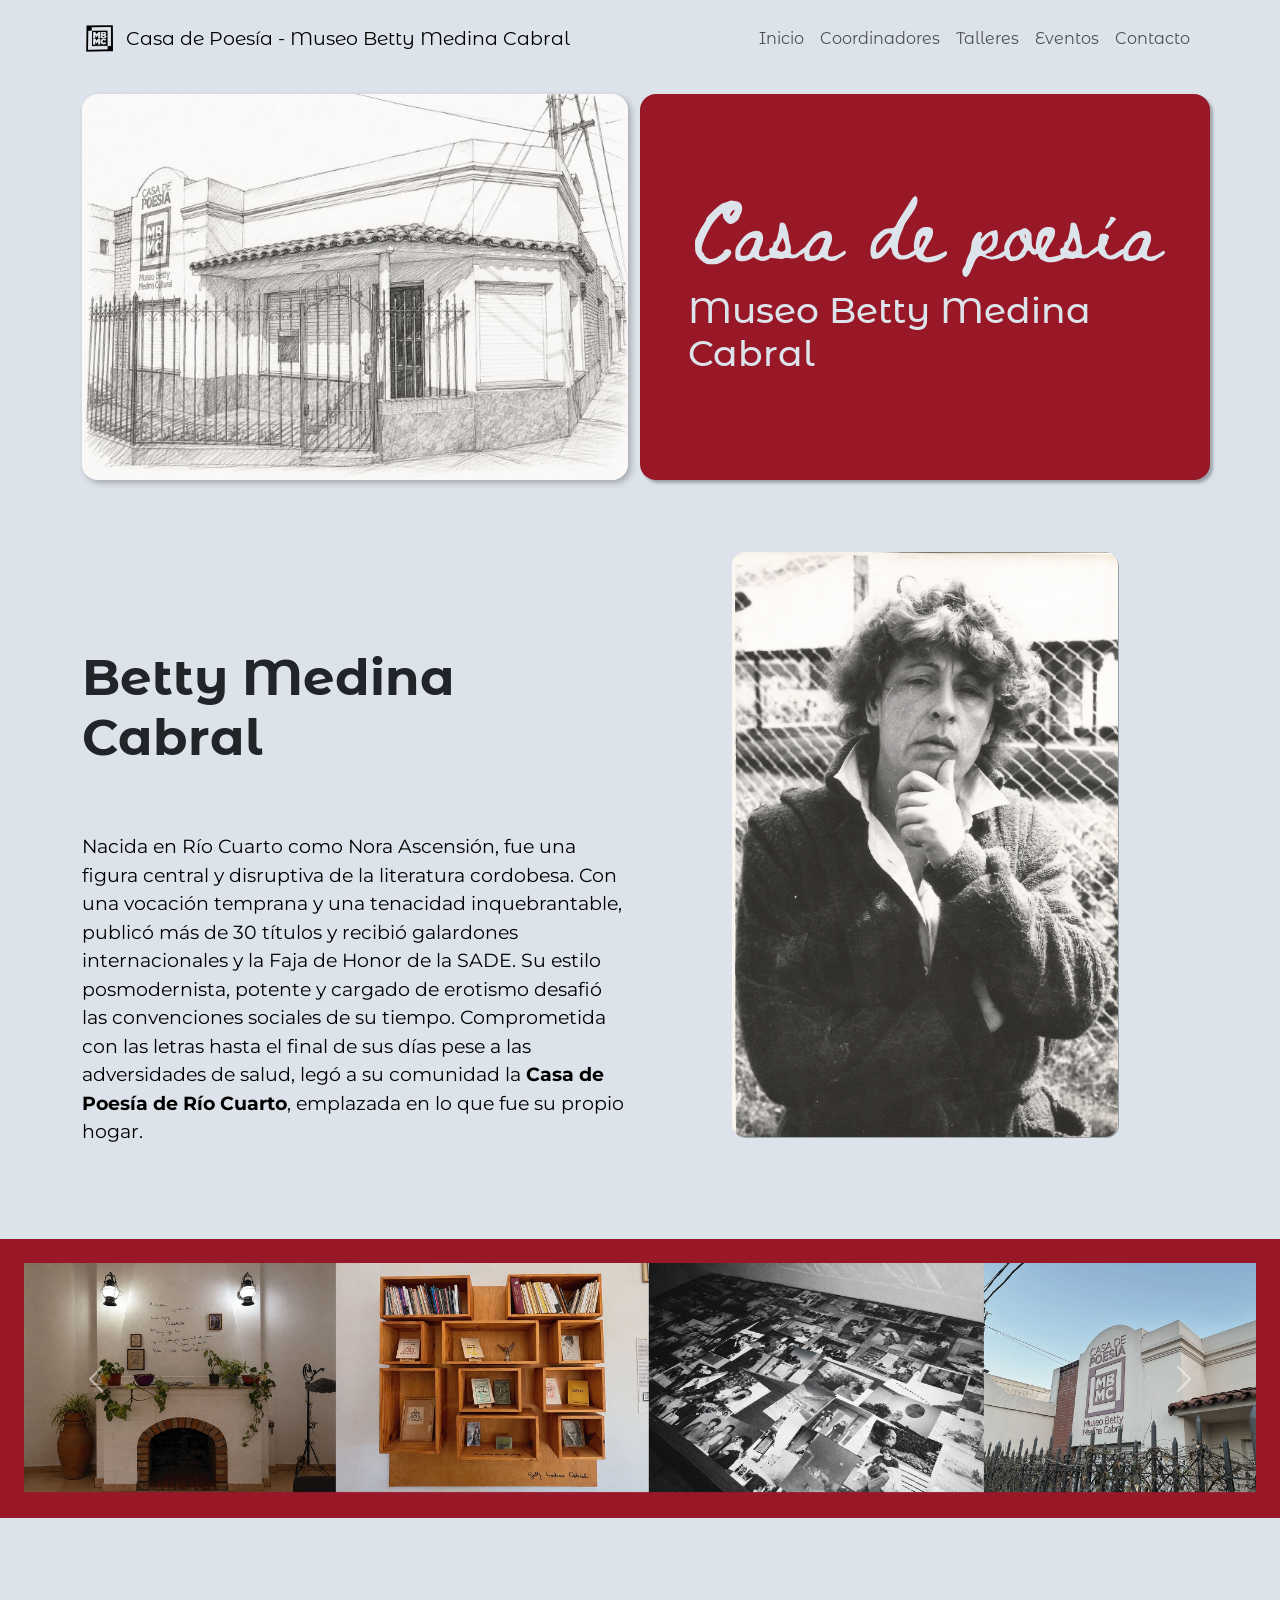
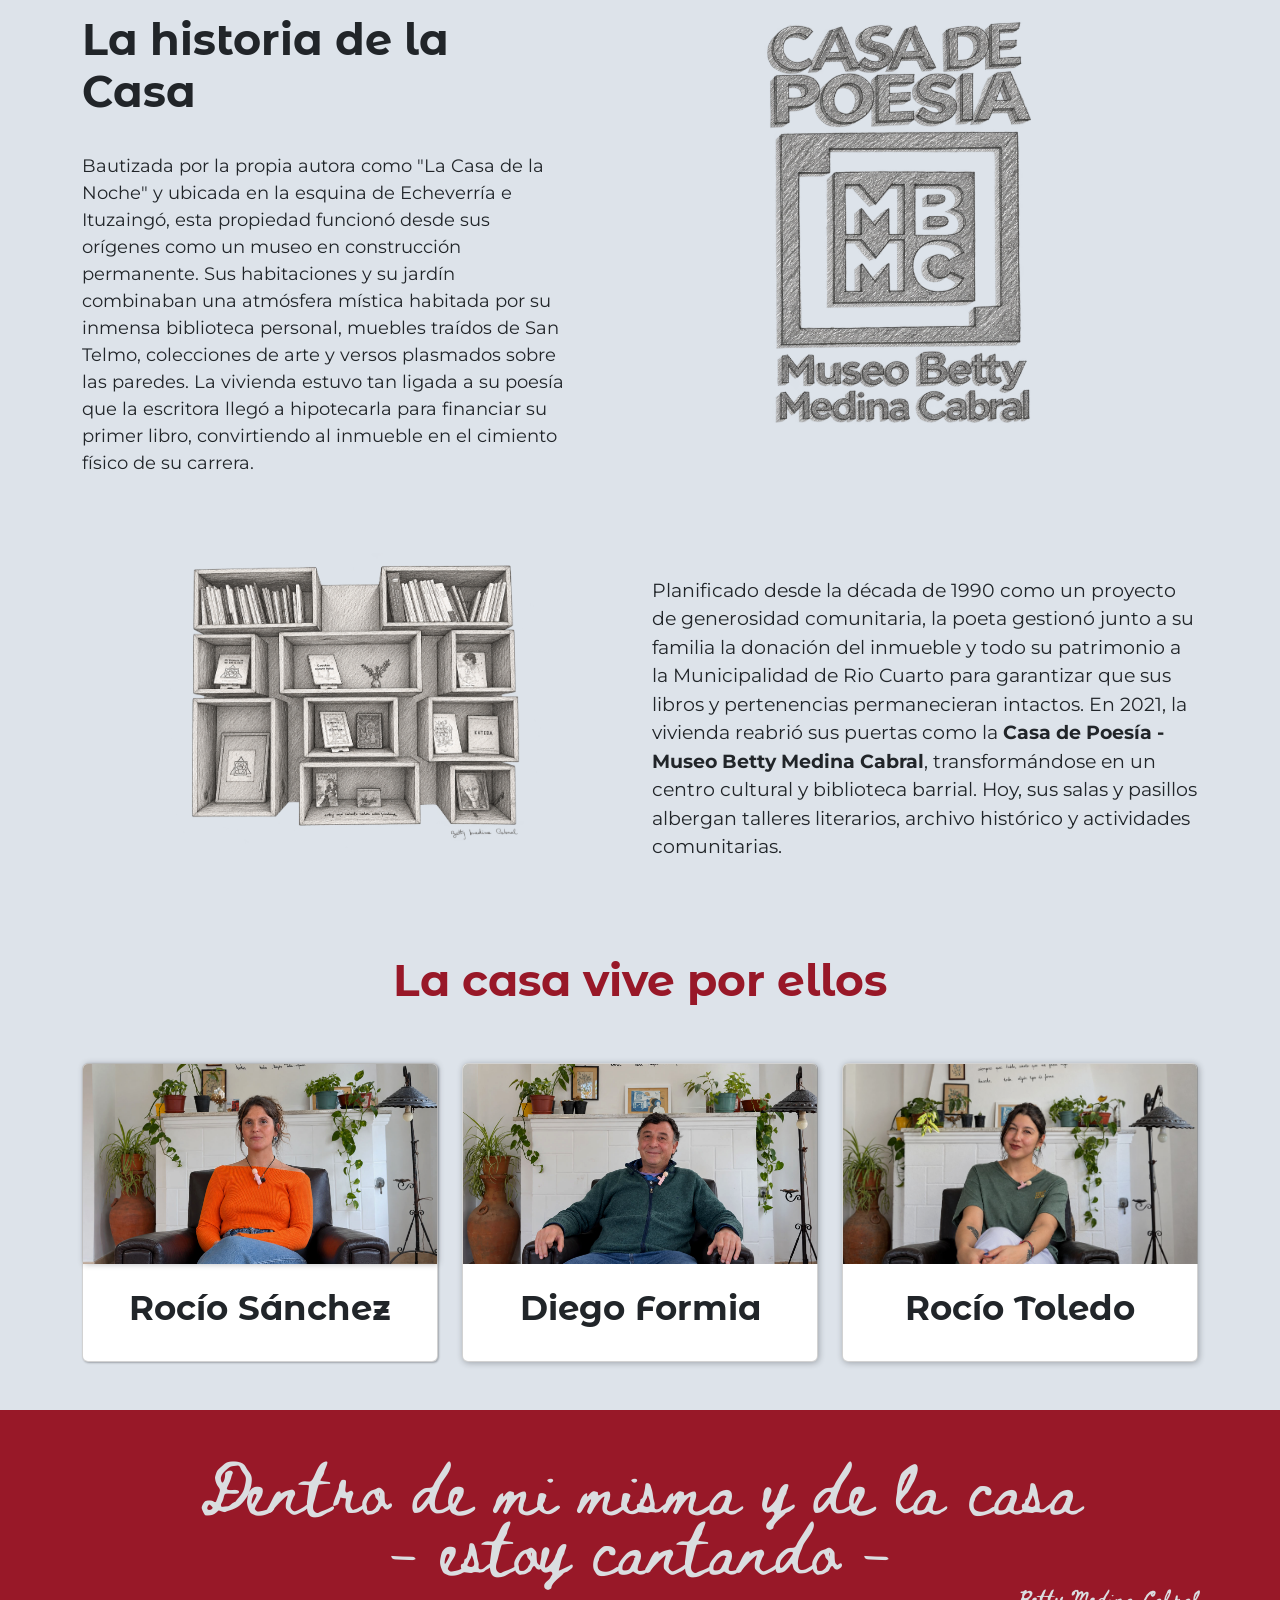
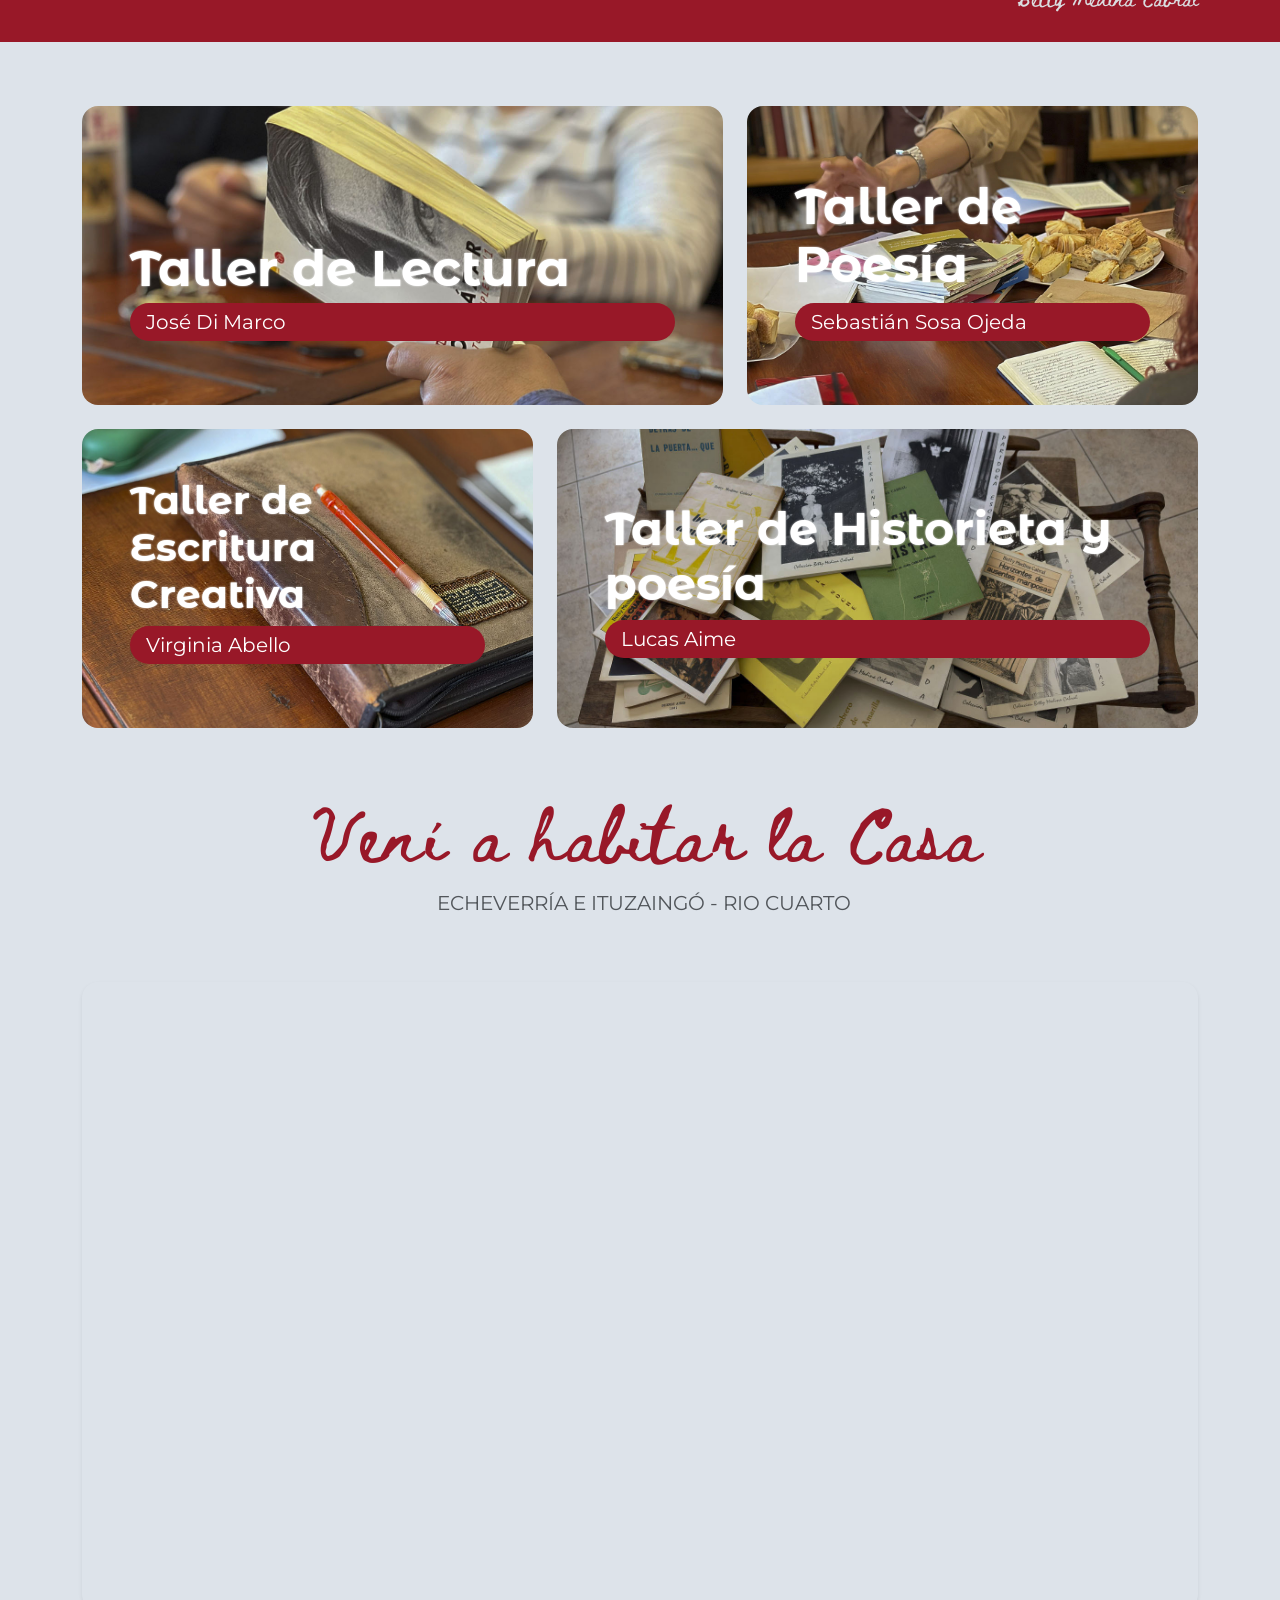
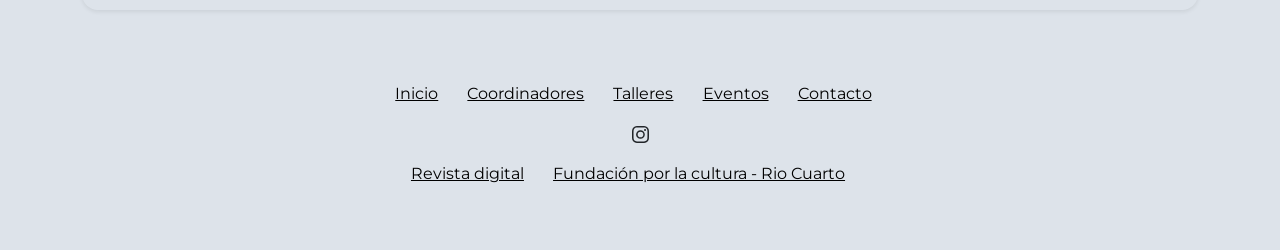
<file: index.html>
<!DOCTYPE html>
<html data-bs-theme="light" lang="en">

<head>
    <meta charset="utf-8">
    <meta name="viewport" content="width=device-width, initial-scale=1.0, shrink-to-fit=no">
    <title>Casa de Poesía - Museo Betty Medina Cabral</title>
    <meta name="description" content="La Casa de Poesía es un nuevo espacio cultural municipal, fruto de la generosidad de la poeta riocuartense Betty Medina Cabral, que decidió dejar como legado no sólo su obra poética, sino también su casa.">
    <script type="application/ld+json">
        {
            "@context": "http://schema.org",
            "@type": "WebSite",
            "name": "Casa de Poesía - Museo Betty Medina Cabral",
            "url": "https://casadepoesia-museobettymedinacabral"
        }
    </script>
    <link rel="icon" type="image/png" sizes="64x64" href="assets/img/16.png">
    <link rel="icon" type="image/png" sizes="64x64" href="assets/img/16.png" media="(prefers-color-scheme: dark)">
    <link rel="icon" type="image/png" sizes="128x128" href="assets/img/32.png">
    <link rel="icon" type="image/png" sizes="256x256" href="assets/img/64.png" media="(prefers-color-scheme: dark)">
    <link rel="icon" type="image/png" sizes="720x720" href="assets/img/180.png">
    <link rel="icon" type="image/png" sizes="768x768" href="assets/img/192.png">
    <link rel="icon" type="image/png" sizes="2048x2048" href="assets/img/512.png">
    <link rel="stylesheet" href="assets/bootstrap/css/bootstrap.min.css">
    <link rel="stylesheet" href="https://fonts.googleapis.com/css?family=Beth+Ellen&amp;display=swap">
    <link rel="stylesheet" href="https://fonts.googleapis.com/css?family=Montserrat&amp;display=swap">
    <link rel="stylesheet" href="https://fonts.googleapis.com/css?family=Montserrat+Alternates&amp;display=swap">
    <link rel="stylesheet" href="assets/css/bss-overrides.css">
    <link rel="stylesheet" href="assets/css/animate.min.css">
    <link rel="stylesheet" href="assets/css/Lightbox-Gallery-baguetteBox.min.css">
    <link rel="stylesheet" href="assets/css/MUSA_carousel-product-cart-slider-carousel-product-cart-slider.css">
    <link rel="stylesheet" href="assets/css/MUSA_carousel-product-cart-slider.css">
    <link rel="stylesheet" href="assets/css/Navbar-Right-Links-icons.css">
    <link rel="stylesheet" href="assets/css/responsive-blog-card-slider.css">
    <link rel="stylesheet" href="assets/css/Responsive-Youtube-Embed.css">
</head>

<body style="background: #DDE3EA;">
    <nav class="navbar navbar-expand-md py-3" style="background: #DDE3EA;">
        <div class="container"><a class="navbar-brand d-flex align-items-center" href="index.html"><img class="d-inline-block me-2 align-text-top" src="assets/img/512.png" style="width: 36px;height: 36px;"><span style="font-family: 'Montserrat Alternates', sans-serif;font-size: 19px;">Casa de Poesía - Museo Betty Medina Cabral</span></a><button class="navbar-toggler" data-bs-toggle="collapse" data-bs-target="#navcol-2"><span class="visually-hidden">Toggle navigation</span><span class="navbar-toggler-icon"></span></button>
            <div class="collapse navbar-collapse" id="navcol-2">
                <ul class="navbar-nav ms-auto">
                    <li class="nav-item"><a class="nav-link active" href="index.html" style="font-family: 'Montserrat Alternates', sans-serif;color: rgba(0,0,0,0.65);">Inicio</a></li>
                    <li class="nav-item"><a class="nav-link active" href="coordinadores.html" style="font-family: 'Montserrat Alternates', sans-serif;color: rgba(0,0,0,0.65);">Coordinadores</a></li>
                    <li class="nav-item"><a class="nav-link" href="talleres.html" style="font-family: 'Montserrat Alternates', sans-serif;color: rgba(0, 0, 0, 0.65);">Talleres</a></li>
                    <li class="nav-item"><a class="nav-link" href="eventos.html" style="font-family: 'Montserrat Alternates', sans-serif;">Eventos</a></li>
                    <li class="nav-item"><a class="nav-link" href="contacto.html" style="font-family: 'Montserrat Alternates', sans-serif;">Contacto</a></li>
                </ul>
            </div>
        </div>
    </nav>
    <div class="container mt-3 mb-4">
        <div class="row">
            <div class="col-12 col-md-6" style="background: rgba(152,24,40,0);"><img class="img-fluid" width="1491" height="1055" src="assets/img/Ilustracion%20casa%20betty.jpg" style="border-radius: 16px;box-shadow: 3px 3px 6px rgba(33,37,41,0.3);"></div>
            <div class="col-12 col-md-6 rounded-4 d-flex flex-column justify-content-center align-items-center p-4 p-md-5" style="background: #981828;box-shadow: 3px 3px 3px rgba(33,37,41,0.33);">
                <h1 class="pb-3" style="font-size: 61px;font-family: 'Beth Ellen', serif;color: #dde3ea;">Casa de poesía</h1>
                <h1 style="font-family: 'Montserrat Alternates', sans-serif;color: #dde3ea;font-size: 36px;">Museo Betty Medina Cabral</h1>
            </div>
        </div>
    </div>
    <div class="container mb-5">
        <div class="row">
            <div class="col-12 col-md-6 align-self-start mt-md-5">
                <h1 class="mt-7" style="font-size: 50px;font-family: 'Montserrat Alternates', sans-serif;font-weight: bold;">Betty Medina Cabral</h1>
                <p style="color: rgb(0,0,0);font-family: Montserrat, sans-serif;font-size: 19px;text-align: left;"><br><br>Nacida en Río Cuarto como Nora Ascensión, fue una figura central y disruptiva de la literatura cordobesa. Con una vocación temprana y una tenacidad inquebrantable, publicó más de 30 títulos y recibió galardones internacionales y la Faja de Honor de la SADE. Su estilo posmodernista, potente y cargado de erotismo desafió las convenciones sociales de su tiempo. Comprometida con las letras hasta el final de sus días pese a las adversidades de salud, legó a su comunidad la <strong>Casa de Poesía de Río Cuarto</strong>, emplazada en lo que fue su propio hogar.<br><br></p>
            </div>
            <div class="col-12 col-md-6"><img class="img-fluid d-block justify-content-center mt-5 mx-auto" src="assets/img/Foto%2023.jpg" style="max-width: 75%;border-radius: 13px;box-shadow: 1px 1px rgba(33,37,41,0.34);" width="386" height="584"></div>
        </div>
    </div>
    <div class="carousel slide ps-4 pe-4 pt-4 pb-4" data-bs-ride="carousel" id="carousel-1" style="height: 279px;background: #981828;">
        <div class="carousel-inner h-100">
            <div class="carousel-item active h-100"><img class="object-fit-cover w-100 d-block position-absolute" src="assets/img/carrusel%201.jpg" alt="Slide Image" width="1297" height="229"></div>
            <div class="carousel-item h-100"><img class="object-fit-cover w-100 d-block position-absolute h-100" src="assets/img/carrusel%202.jpg" alt="Slide Image"></div>
            <div class="carousel-item h-100"><img class="object-fit-cover w-100 d-block position-absolute h-100" src="assets/img/carrusel%203.jpg" alt="Slide Image"></div>
        </div>
        <div><a class="carousel-control-prev" role="button" data-bs-slide="prev" href="#carousel-1"><span class="carousel-control-prev-icon"></span><span class="visually-hidden">Previous</span></a><a class="carousel-control-next" role="button" data-bs-slide="next" href="#carousel-1"><span class="carousel-control-next-icon"></span><span class="visually-hidden">Next</span></a></div>
    </div>
    <div class="container">
        <div class="row">
            <div class="col">
                <h1 class="mt-7" style="font-family: 'Montserrat Alternates', sans-serif;font-weight: bold;font-size: 43px;">La historia de la Casa</h1>
                <p style="font-family: Montserrat, sans-serif;font-size: 18px;"><br>Bautizada por la propia autora como "La Casa de la Noche" y ubicada en la esquina de Echeverría e Ituzaingó, esta propiedad funcionó desde sus orígenes como un museo en construcción permanente. Sus habitaciones y su jardín combinaban una atmósfera mística habitada por su inmensa biblioteca personal, muebles traídos de San Telmo, colecciones de arte y versos plasmados sobre las paredes. La vivienda estuvo tan ligada a su poesía que la escritora llegó a hipotecarla para financiar su primer libro, convirtiendo al inmueble en el cimiento físico de su carrera.&nbsp;<br><br></p>
            </div>
            <div class="col d-flex justify-content-center align-items-center pb-3 pb-md-0"><img class="rounded-2 justify-content-center" src="assets/img/Ilustración%20-%20Cartel.png" width="602" height="451" style="text-align: center;"></div>
        </div>
    </div>
    <div class="container">
        <div class="row">
            <div class="col-12 col-md-6 d-flex justify-content-center align-items-center mt-3 mt-md-0 mb-4"><img class="img-fluid rounded-2 w-75 justify-content-center" src="assets/img/Ilustacion%20de%20la%20estanteria.png" width="414" height="311" style="text-align: center;"></div>
            <div class="col-12 col-md-6">
                <p style="font-family: Montserrat, sans-serif;font-size: 19px;"><br><br>Planificado desde la década de 1990 como un proyecto de generosidad comunitaria, la poeta gestionó junto a su familia la donación del inmueble y todo su patrimonio a la Municipalidad de Rio Cuarto para garantizar que sus libros y pertenencias permanecieran intactos. En 2021, la vivienda reabrió sus puertas como la&nbsp;<strong>Casa de Poesía - Museo Betty Medina Cabral</strong>, transformándose en un centro cultural y biblioteca barrial. Hoy, sus salas y pasillos albergan talleres literarios, archivo histórico y actividades comunitarias.<br><br></p>
            </div>
        </div>
    </div>
    <div class="container py-4 py-xl-5">
        <div class="row mb-5">
            <div class="col-md-8 col-xl-6 text-center mx-auto">
                <h2 style="font-size: 44px;font-family: 'Montserrat Alternates', sans-serif;color: #981828;font-weight: bold;">La casa vive por ellos</h2>
            </div>
        </div>
        <div class="row gy-4 row-cols-1 row-cols-md-2 row-cols-xl-3">
            <div class="col" style="box-shadow: 0px 0px 0px;">
                <div class="card rounded-2" data-bss-hover-animate="pulse" style="box-shadow: 1px 1px 2px 0px rgba(33,37,41,0.33);"><a class="d-block w-100" href="coordinadores.html"><img class="object-fit-cover d-block w-100 card-img-top" style="height: 200px;filter: brightness(105%);box-shadow: 1px 0px 6px rgba(33,37,41,0.33);" src="assets/img/Foto%20-%20Rocio%20Sanchez.jpg"></a>
                    <div class="card-body rounded-4 p-4"><a class="text-decoration-none text-reset d-block" href="coordinadores.html">
                            <h4 style="font-size: 34px;text-align: center;font-family: 'Montserrat Alternates', sans-serif;font-weight: bold;">Rocío Sánchez</h4>
                        </a></div>
                </div>
            </div>
            <div class="col">
                <div class="card rounded-2" data-bss-hover-animate="pulse" style="box-shadow: 1px 1px 6px rgba(33,37,41,0.33);"><a class="d-block w-100" href="coordinadores.html#diego-formia"><img class="object-fit-cover d-block w-100 card-img-top" style="height: 200px;filter: blur(0px) brightness(110%);backdrop-filter: brightness(165%);-webkit-backdrop-filter: brightness(165%);box-shadow: 1px 0px rgba(33,37,41,0.33);" src="assets/img/Foto%20-%20Diego%20Formia.jpg"></a>
                    <div class="card-body p-4"><a class="text-decoration-none text-reset d-block" href="coordinadores.html#diego-formia">
                            <h4 style="font-size: 34px;text-align: center;font-family: 'Montserrat Alternates', sans-serif;font-weight: bold;">Diego Formia</h4>
                        </a></div>
                </div>
            </div>
            <div class="col">
                <div class="card rounded-2" data-bss-hover-animate="pulse" style="box-shadow: 1px 1px 6px rgba(33,37,41,0.33);"><a class="d-block w-100" href="coordinadores.html#rocio-toledo"><img class="object-fit-cover d-block w-100 card-img-top" style="height: 200px;filter: brightness(90%);box-shadow: 1px 0px rgba(33,37,41,0.33);" src="assets/img/Foto%20-%20Rocio%20Toledo%202.jpg"></a>
                    <div class="card-body p-4"><a class="text-decoration-none text-reset d-block" href="coordinadores.html#rocio-toledo">
                            <h4 style="font-size: 34px;text-align: center;font-family: 'Montserrat Alternates', sans-serif;font-weight: bold;">Rocío Toledo</h4>
                        </a></div>
                </div>
            </div>
        </div>
    </div>
    <section class="text-center pt-5 pb-3" style="background: #981828;">
        <div class="container">
            <h1 class="mb-1" style="font-size: 50px;color: #dadde0;font-family: 'Beth Ellen', serif;">Dentro de mi misma y de la casa<br>- estoy cantando -</h1>
            <p class="mt-2" style="color: #dadde0;font-family: 'Beth Ellen', serif;text-align: right;">Betty Medina Cabral</p>
        </div>
    </section>
    <div class="container pt-3 my-5">
        <div class="row g-4">
            <div class="col-12 col-md-7"><a class="text-decoration-none text-reset" href="talleres.html">
                    <div class="bg-light rounded-4 border-0 d-flex h-100 flex-column justify-content-end p-4 p-md-5" data-bss-hover-animate="pulse" style="background: url(&quot;assets/img/Horizontal%20-%202.jpg&quot;) center / cover no-repeat;filter: blur(0px);"><a class="text-decoration-none text-reset d-block" href="talleres.html"><br>
                            <h1 class="mb-1" style="font-family: 'Montserrat Alternates', sans-serif;color: rgb(255,255,255);font-weight: bold;background: rgba(152,24,40,0);font-size: 49px;text-shadow: 0px 0px 2px;">Taller de Lectura</h1>
                            <p class="fw-normal text-decoration-none rounded-pill px-3 py-1" style="color: rgb(255,255,255);font-size: 20px;font-weight: bold;background: rgb(152,24,40);font-family: Montserrat, sans-serif;">José Di Marco</p>
                        </a></div>
                </a></div>
            <div class="col-12 col-md-5"><a class="text-decoration-none text-reset" href="talleres.html#poesia">
                    <div class="bg-light rounded-4 border-0 h-100 p-4 p-md-5" data-bss-hover-animate="pulse" style="background: url(&quot;assets/img/Horizontal%20Seba%20-%203.jpg&quot;) center / cover no-repeat;">
                        <h1 class="mt-4" style="font-family: 'Montserrat Alternates', sans-serif;color: rgb(255,255,255);font-weight: bold;background: rgba(152,24,40,0);font-size: 49px;text-shadow: 0px 0px 2px;">Taller de Poesía</h1>
                        <p class="fw-normal rounded-pill px-3 py-1" style="color: rgb(255,255,255);font-size: 20px;font-weight: bold;background: rgb(152,24,40);font-family: Montserrat, sans-serif;">Sebastián Sosa Ojeda</p>
                    </div>
                </a></div>
            <div class="col-12 col-md-5"><a class="text-decoration-none text-reset d-block h-100" href="talleres.html#escrituracreativa">
                    <div class="bg-light rounded-4 border-0 h-100 p-4 p-md-5" data-bss-hover-animate="pulse" style="background: url(&quot;assets/img/Horizontal%20Virginia%20-%202.jpg&quot;) bottom / cover no-repeat;">
                        <h1 style="font-family: 'Montserrat Alternates', sans-serif;color: rgb(255,255,255);font-weight: bold;background: rgba(152,24,40,0);font-size: 39px;text-shadow: 0px 0px 2px;">Taller de Escritura Creativa</h1>
                        <p class="fw-normal rounded-pill px-3 py-1" style="color: rgb(255,255,255);font-size: 20px;font-weight: bold;background: rgb(152,24,40);font-family: Montserrat, sans-serif;">Virginia Abello</p>
                    </div>
                </a></div>
            <div class="col-12 col-md-7"><a class="text-decoration-none text-reset d-block h-100" href="talleres.html#historieta">
                    <div class="bg-light rounded-4 border-0 h-100 p-4 p-md-5" data-bss-hover-animate="pulse" style="background: url(&quot;assets/img/Horizontal%20historieta%20-%201.jpg&quot;) center / cover no-repeat;">
                        <h1 class="mt-4" style="font-family: 'Montserrat Alternates', sans-serif;color: rgb(255,255,255);font-weight: bold;background: rgba(152,24,40,0);font-size: 46px;text-shadow: 0px 0px 2px;">Taller de Historieta y poesía</h1>
                        <p class="fw-normal rounded-pill px-3 py-1" style="color: rgb(255,255,255);font-size: 20px;font-weight: bold;background: rgb(152,24,40);font-family: Montserrat, sans-serif;">Lucas Aime</p>
                    </div>
                </a></div>
        </div>
    </div>
    <div class="container pt-4">
        <div class="row text-center justify-content-center align-items-center">
            <div class="col-auto pe-1 mb-3">
                <h1 style="font-size: 54px;font-family: 'Beth Ellen', serif;color: #981828;">Vení a habitar la Casa</h1>
                <p class="text-uppercase small text-center text-muted mt-1 pt-3 mb-4" style="font-family: Montserrat, sans-serif;font-size: 20px;">Echeverría e Ituzaingó - Rio Cuarto</p>
            </div>
        </div>
    </div>
    <div class="container">
        <div class="rounded-4 shadow-sm overflow-hidden ratio ratio-16x9 my-4"><iframe src="https://www.google.com/maps/embed?pb=!1m18!1m12!1m3!1d3341.2921076177076!2d-64.36182948836358!3d-33.12768968094575!2m3!1f0!2f0!3f0!3m2!1i1024!2i768!4f13.1!3m3!1m2!1s0x95d201b8628a7dfb%3A0x9979a300d070a774!2sCasa%20de%20Poes%C3%ADa%20Betty%20Medina%20Cabral!5e0!3m2!1ses-419!2sar!4v1792267995920!5m2!1ses-419!2sar" width="400" height="300" style="border:0;" allowfullscreen="" loading="lazy" referrerpolicy="strict-origin-when-cross-origin"></iframe></div>
    </div>
    <footer class="text-center" data-bs-theme="light" style="background: #dde3ea;">
        <div class="container py-4 py-lg-5">
            <ul class="list-inline">
                <li class="list-inline-item me-4"><a class="link-body-emphasis" href="index.html" style="font-family: 'Montserrat';">Inicio</a></li>
                <li class="list-inline-item me-4"><a class="link-body-emphasis" href="coordinadores.html" style="font-family: 'Montserrat';">Coordinadores</a></li>
                <li class="list-inline-item me-4"><a class="link-body-emphasis" href="talleres.html" style="font-family: 'Montserrat';">Talleres</a></li>
                <li class="list-inline-item me-4"><a class="link-body-emphasis" href="eventos.html" style="font-family: 'Montserrat';">Eventos</a></li>
                <li class="list-inline-item"><a class="link-body-emphasis" href="contacto.html" style="font-family: 'Montserrat';color: rgb(0, 0, 0);">Contacto</a></li>
                <li class="list-inline-item"></li>
            </ul>
            <ul class="list-inline">
                <li class="list-inline-item"><a href="https://www.instagram.com/casadepoesia.mbmc/?hl=es" target="_blank"><svg class="bi bi-instagram text-body" xmlns="http://www.w3.org/2000/svg" width="1em" height="1em" fill="currentColor" viewBox="0 0 16 16" style="font-size: 17px;">
                            <path d="M8 0C5.829 0 5.556.01 4.703.048 3.85.088 3.269.222 2.76.42a3.917 3.917 0 0 0-1.417.923A3.927 3.927 0 0 0 .42 2.76C.222 3.268.087 3.85.048 4.7.01 5.555 0 5.827 0 8.001c0 2.172.01 2.444.048 3.297.04.852.174 1.433.372 1.942.205.526.478.972.923 1.417.444.445.89.719 1.416.923.51.198 1.09.333 1.942.372C5.555 15.99 5.827 16 8 16s2.444-.01 3.298-.048c.851-.04 1.434-.174 1.943-.372a3.916 3.916 0 0 0 1.416-.923c.445-.445.718-.891.923-1.417.197-.509.332-1.09.372-1.942C15.99 10.445 16 10.173 16 8s-.01-2.445-.048-3.299c-.04-.851-.175-1.433-.372-1.941a3.926 3.926 0 0 0-.923-1.417A3.911 3.911 0 0 0 13.24.42c-.51-.198-1.092-.333-1.943-.372C10.443.01 10.172 0 7.998 0h.003zm-.717 1.442h.718c2.136 0 2.389.007 3.232.046.78.035 1.204.166 1.486.275.373.145.64.319.92.599.28.28.453.546.598.92.11.281.24.705.275 1.485.039.843.047 1.096.047 3.231s-.008 2.389-.047 3.232c-.035.78-.166 1.203-.275 1.485a2.47 2.47 0 0 1-.599.919c-.28.28-.546.453-.92.598-.28.11-.704.24-1.485.276-.843.038-1.096.047-3.232.047s-2.39-.009-3.233-.047c-.78-.036-1.203-.166-1.485-.276a2.478 2.478 0 0 1-.92-.598 2.48 2.48 0 0 1-.6-.92c-.109-.281-.24-.705-.275-1.485-.038-.843-.046-1.096-.046-3.233 0-2.136.008-2.388.046-3.231.036-.78.166-1.204.276-1.486.145-.373.319-.64.599-.92.28-.28.546-.453.92-.598.282-.11.705-.24 1.485-.276.738-.034 1.024-.044 2.515-.045v.002zm4.988 1.328a.96.96 0 1 0 0 1.92.96.96 0 0 0 0-1.92zm-4.27 1.122a4.109 4.109 0 1 0 0 8.217 4.109 4.109 0 0 0 0-8.217zm0 1.441a2.667 2.667 0 1 1 0 5.334 2.667 2.667 0 0 1 0-5.334"></path>
                        </svg></a></li>
            </ul>
            <ul class="list-inline">
                <li class="list-inline-item me-4"><a class="link-body-emphasis" href="https://www.calameo.com/read/0077046977f96c941ea53" style="font-family: 'Montserrat';" target="_blank">Revista digital</a></li>
                <li class="list-inline-item me-4"><a class="link-body-emphasis" href="https://cultura.riocuarto.gob.ar/" style="font-family: 'Montserrat';" target="_blank">Fundación por la cultura - Rio Cuarto</a></li>
            </ul>
        </div>
    </footer>
    <script src="assets/bootstrap/js/bootstrap.min.js"></script>
    <script src="assets/js/bs-init.js"></script>
    <script src="assets/js/Lightbox-Gallery-baguetteBox.min.js"></script>
    <script src="assets/js/Lightbox-Gallery.js"></script>
    <script src="assets/js/responsive-blog-card-slider-02-responsive-blog-card-slider.js"></script>
</body>

</html>
</file>
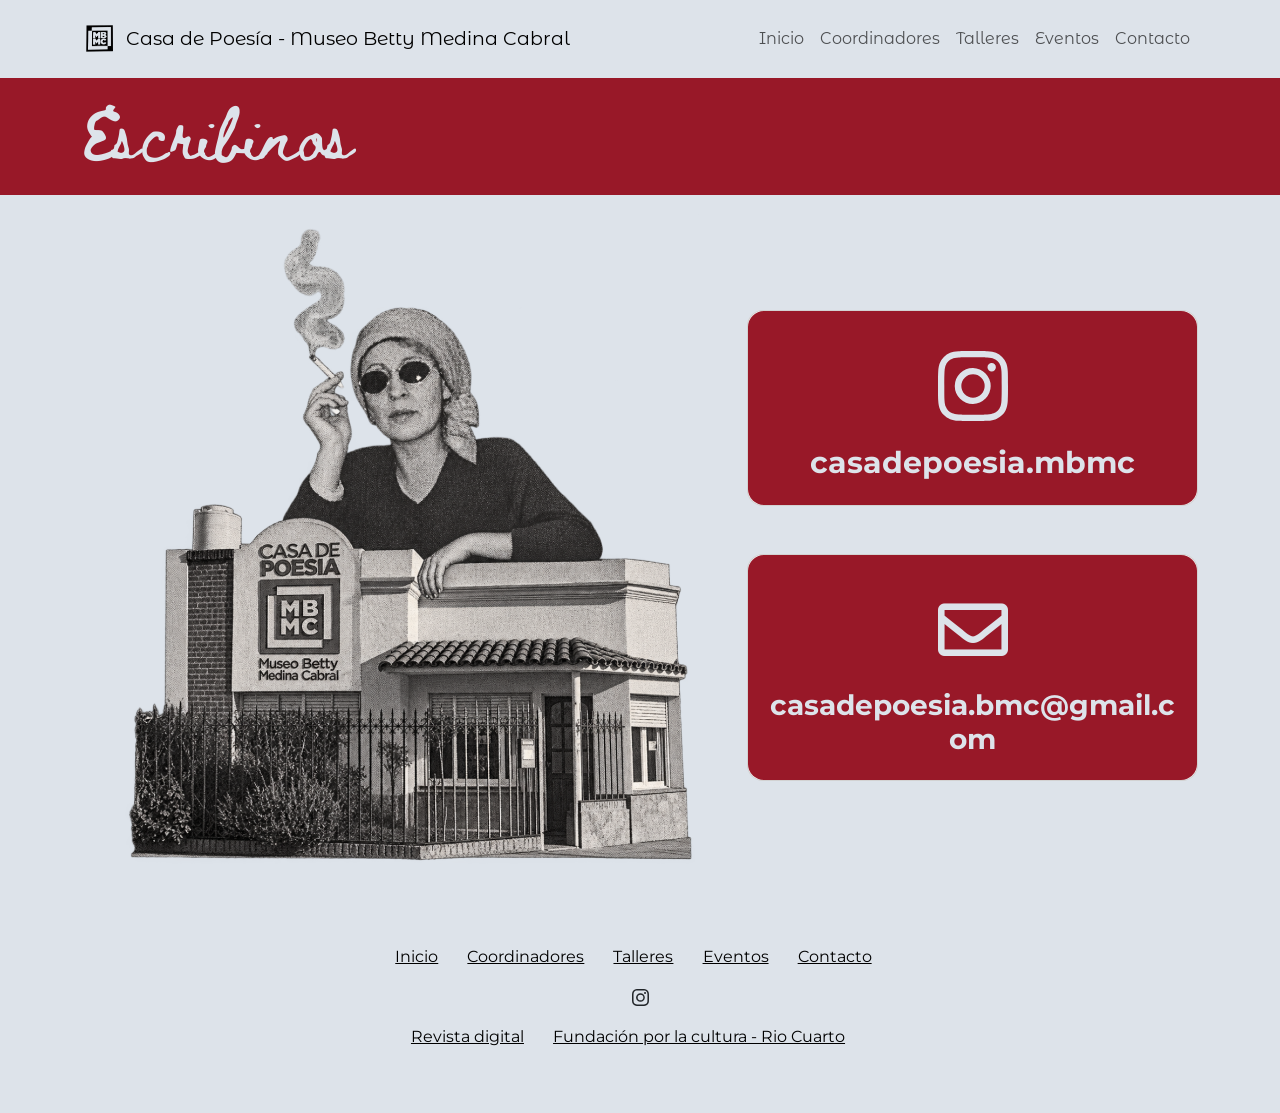
<file: contacto.html>
<!DOCTYPE html>
<html data-bs-theme="light" lang="en">

<head>
    <meta charset="utf-8">
    <meta name="viewport" content="width=device-width, initial-scale=1.0, shrink-to-fit=no">
    <title>Casa de Poesía - Museo Betty Medina Cabral</title>
    <meta name="description" content="La Casa de Poesía es un nuevo espacio cultural municipal, fruto de la generosidad de la poeta riocuartense Betty Medina Cabral, que decidió dejar como legado no sólo su obra poética, sino también su casa.">
    <link rel="icon" type="image/png" sizes="64x64" href="assets/img/16.png">
    <link rel="icon" type="image/png" sizes="64x64" href="assets/img/16.png" media="(prefers-color-scheme: dark)">
    <link rel="icon" type="image/png" sizes="128x128" href="assets/img/32.png">
    <link rel="icon" type="image/png" sizes="256x256" href="assets/img/64.png" media="(prefers-color-scheme: dark)">
    <link rel="icon" type="image/png" sizes="720x720" href="assets/img/180.png">
    <link rel="icon" type="image/png" sizes="768x768" href="assets/img/192.png">
    <link rel="icon" type="image/png" sizes="2048x2048" href="assets/img/512.png">
    <link rel="stylesheet" href="assets/bootstrap/css/bootstrap.min.css">
    <link rel="stylesheet" href="https://fonts.googleapis.com/css?family=Beth+Ellen&amp;display=swap">
    <link rel="stylesheet" href="https://fonts.googleapis.com/css?family=Montserrat&amp;display=swap">
    <link rel="stylesheet" href="https://fonts.googleapis.com/css?family=Montserrat+Alternates&amp;display=swap">
    <link rel="stylesheet" href="assets/fonts/fontawesome-all.min.css">
    <link rel="stylesheet" href="assets/css/bss-overrides.css">
    <link rel="stylesheet" href="assets/css/Lightbox-Gallery-baguetteBox.min.css">
    <link rel="stylesheet" href="assets/css/MUSA_carousel-product-cart-slider-carousel-product-cart-slider.css">
    <link rel="stylesheet" href="assets/css/MUSA_carousel-product-cart-slider.css">
    <link rel="stylesheet" href="assets/css/Navbar-Right-Links-icons.css">
    <link rel="stylesheet" href="assets/css/responsive-blog-card-slider.css">
    <link rel="stylesheet" href="assets/css/Responsive-Youtube-Embed.css">
</head>

<body style="background: #dde3ea;color: rgb(0,0,0);">
    <nav class="navbar navbar-expand-md py-3" style="background: #DDE3EA;">
        <div class="container"><a class="navbar-brand d-flex align-items-center" href="index.html"><img class="d-inline-block me-2 align-text-top" src="assets/img/512.png" style="width: 36px;height: 36px;"><span style="font-family: 'Montserrat Alternates', sans-serif;font-size: 19px;">Casa de Poesía - Museo Betty Medina Cabral</span></a><button class="navbar-toggler" data-bs-toggle="collapse" data-bs-target="#navcol-2"><span class="visually-hidden">Toggle navigation</span><span class="navbar-toggler-icon"></span></button>
            <div class="collapse navbar-collapse" id="navcol-2">
                <ul class="navbar-nav ms-auto">
                    <li class="nav-item"><a class="nav-link active" href="index.html" style="font-family: 'Montserrat Alternates', sans-serif;color: rgba(0,0,0,0.65);">Inicio</a></li>
                    <li class="nav-item"><a class="nav-link active" href="coordinadores.html" style="font-family: 'Montserrat Alternates', sans-serif;color: rgba(0,0,0,0.65);">Coordinadores</a></li>
                    <li class="nav-item"><a class="nav-link" href="talleres.html" style="font-family: 'Montserrat Alternates', sans-serif;color: rgba(0, 0, 0, 0.65);">Talleres</a></li>
                    <li class="nav-item"><a class="nav-link" href="eventos.html" style="font-family: 'Montserrat Alternates', sans-serif;">Eventos</a></li>
                    <li class="nav-item"><a class="nav-link" href="contacto.html" style="font-family: 'Montserrat Alternates', sans-serif;">Contacto</a></li>
                </ul>
            </div>
        </div>
    </nav>
    <section class="pt-4 pb-4" style="background: #981828;">
        <div class="container">
            <h1 style="font-family: 'Beth Ellen', serif;text-align: left;font-size: 51px;color: #dde3ea;background: rgba(255,255,255,0);">Escribinos</h1>
        </div>
    </section>
    <section>
        <div class="container">
            <div class="row">
                <div class="col-12 col-md-7"><img class="img-fluid" src="assets/img/Collage%20vintage%20de%20Casa%20de%20Poesía.png" width="711" height="778"></div>
                <div class="col-md-5 col-xxl-5 d-flex flex-column justify-content-center gap-5" style="border-radius: 16px;">
                    <div class="card" style="border-radius: 16px;">
                        <div class="card-body text-center d-flex flex-column justify-content-center align-items-center" style="background: #981828;border-radius: 16px;"><a class="text-decoration-none text-reset d-block h-100" href="https://www.instagram.com/casadepoesia.mbmc/?hl=es" target="_blank"><br><svg class="bi bi-instagram justify-content-center" xmlns="http://www.w3.org/2000/svg" width="1em" height="1em" fill="currentColor" viewBox="0 0 16 16" style="font-size: 70px;color: #dde3ea;">
                                    <path d="M8 0C5.829 0 5.556.01 4.703.048 3.85.088 3.269.222 2.76.42a3.917 3.917 0 0 0-1.417.923A3.927 3.927 0 0 0 .42 2.76C.222 3.268.087 3.85.048 4.7.01 5.555 0 5.827 0 8.001c0 2.172.01 2.444.048 3.297.04.852.174 1.433.372 1.942.205.526.478.972.923 1.417.444.445.89.719 1.416.923.51.198 1.09.333 1.942.372C5.555 15.99 5.827 16 8 16s2.444-.01 3.298-.048c.851-.04 1.434-.174 1.943-.372a3.916 3.916 0 0 0 1.416-.923c.445-.445.718-.891.923-1.417.197-.509.332-1.09.372-1.942C15.99 10.445 16 10.173 16 8s-.01-2.445-.048-3.299c-.04-.851-.175-1.433-.372-1.941a3.926 3.926 0 0 0-.923-1.417A3.911 3.911 0 0 0 13.24.42c-.51-.198-1.092-.333-1.943-.372C10.443.01 10.172 0 7.998 0h.003zm-.717 1.442h.718c2.136 0 2.389.007 3.232.046.78.035 1.204.166 1.486.275.373.145.64.319.92.599.28.28.453.546.598.92.11.281.24.705.275 1.485.039.843.047 1.096.047 3.231s-.008 2.389-.047 3.232c-.035.78-.166 1.203-.275 1.485a2.47 2.47 0 0 1-.599.919c-.28.28-.546.453-.92.598-.28.11-.704.24-1.485.276-.843.038-1.096.047-3.232.047s-2.39-.009-3.233-.047c-.78-.036-1.203-.166-1.485-.276a2.478 2.478 0 0 1-.92-.598 2.48 2.48 0 0 1-.6-.92c-.109-.281-.24-.705-.275-1.485-.038-.843-.046-1.096-.046-3.233 0-2.136.008-2.388.046-3.231.036-.78.166-1.204.276-1.486.145-.373.319-.64.599-.92.28-.28.546-.453.92-.598.282-.11.705-.24 1.485-.276.738-.034 1.024-.044 2.515-.045v.002zm4.988 1.328a.96.96 0 1 0 0 1.92.96.96 0 0 0 0-1.92zm-4.27 1.122a4.109 4.109 0 1 0 0 8.217 4.109 4.109 0 0 0 0-8.217zm0 1.441a2.667 2.667 0 1 1 0 5.334 2.667 2.667 0 0 1 0-5.334"></path>
                                </svg>
                                <h4 class="text-break mt-4" style="font-family: Montserrat, sans-serif;font-size: 30px;color: #dde3ea;font-weight: bold;">casadepoesia.mbmc</h4>
                            </a></div>
                    </div>
                    <div class="card" style="border-radius: 16px;">
                        <div class="card-body text-center d-flex flex-column justify-content-center align-items-center" style="background: #981828;border-radius: 16px;"><i class="far fa-envelope justify-content-center mt-4" style="font-size: 70px;color: #dde3ea;"></i>
                            <h4 class="text-break mt-4 card-title" style="font-family: Montserrat, sans-serif;font-size: 28px;color: #dde3ea;font-weight: bold;">casadepoesia.bmc@gmail.com</h4>
                        </div>
                    </div>
                </div>
            </div>
        </div>
    </section>
    <footer class="text-center" data-bs-theme="light" style="background: #dde3ea;">
        <div class="container py-4 py-lg-5">
            <ul class="list-inline">
                <li class="list-inline-item me-4"><a class="link-body-emphasis" href="index.html" style="font-family: 'Montserrat';">Inicio</a></li>
                <li class="list-inline-item me-4"><a class="link-body-emphasis" href="coordinadores.html" style="font-family: 'Montserrat';">Coordinadores</a></li>
                <li class="list-inline-item me-4"><a class="link-body-emphasis" href="talleres.html" style="font-family: 'Montserrat';">Talleres</a></li>
                <li class="list-inline-item me-4"><a class="link-body-emphasis" href="eventos.html" style="font-family: 'Montserrat';">Eventos</a></li>
                <li class="list-inline-item"><a class="link-body-emphasis" href="contacto.html" style="font-family: 'Montserrat';color: rgb(0, 0, 0);">Contacto</a></li>
                <li class="list-inline-item"></li>
            </ul>
            <ul class="list-inline">
                <li class="list-inline-item"><a href="https://www.instagram.com/casadepoesia.mbmc/?hl=es" target="_blank"><svg class="bi bi-instagram text-body" xmlns="http://www.w3.org/2000/svg" width="1em" height="1em" fill="currentColor" viewBox="0 0 16 16" style="font-size: 17px;">
                            <path d="M8 0C5.829 0 5.556.01 4.703.048 3.85.088 3.269.222 2.76.42a3.917 3.917 0 0 0-1.417.923A3.927 3.927 0 0 0 .42 2.76C.222 3.268.087 3.85.048 4.7.01 5.555 0 5.827 0 8.001c0 2.172.01 2.444.048 3.297.04.852.174 1.433.372 1.942.205.526.478.972.923 1.417.444.445.89.719 1.416.923.51.198 1.09.333 1.942.372C5.555 15.99 5.827 16 8 16s2.444-.01 3.298-.048c.851-.04 1.434-.174 1.943-.372a3.916 3.916 0 0 0 1.416-.923c.445-.445.718-.891.923-1.417.197-.509.332-1.09.372-1.942C15.99 10.445 16 10.173 16 8s-.01-2.445-.048-3.299c-.04-.851-.175-1.433-.372-1.941a3.926 3.926 0 0 0-.923-1.417A3.911 3.911 0 0 0 13.24.42c-.51-.198-1.092-.333-1.943-.372C10.443.01 10.172 0 7.998 0h.003zm-.717 1.442h.718c2.136 0 2.389.007 3.232.046.78.035 1.204.166 1.486.275.373.145.64.319.92.599.28.28.453.546.598.92.11.281.24.705.275 1.485.039.843.047 1.096.047 3.231s-.008 2.389-.047 3.232c-.035.78-.166 1.203-.275 1.485a2.47 2.47 0 0 1-.599.919c-.28.28-.546.453-.92.598-.28.11-.704.24-1.485.276-.843.038-1.096.047-3.232.047s-2.39-.009-3.233-.047c-.78-.036-1.203-.166-1.485-.276a2.478 2.478 0 0 1-.92-.598 2.48 2.48 0 0 1-.6-.92c-.109-.281-.24-.705-.275-1.485-.038-.843-.046-1.096-.046-3.233 0-2.136.008-2.388.046-3.231.036-.78.166-1.204.276-1.486.145-.373.319-.64.599-.92.28-.28.546-.453.92-.598.282-.11.705-.24 1.485-.276.738-.034 1.024-.044 2.515-.045v.002zm4.988 1.328a.96.96 0 1 0 0 1.92.96.96 0 0 0 0-1.92zm-4.27 1.122a4.109 4.109 0 1 0 0 8.217 4.109 4.109 0 0 0 0-8.217zm0 1.441a2.667 2.667 0 1 1 0 5.334 2.667 2.667 0 0 1 0-5.334"></path>
                        </svg></a></li>
            </ul>
            <ul class="list-inline">
                <li class="list-inline-item me-4"><a class="link-body-emphasis" href="https://www.calameo.com/read/0077046977f96c941ea53" style="font-family: 'Montserrat';" target="_blank">Revista digital</a></li>
                <li class="list-inline-item me-4"><a class="link-body-emphasis" href="https://cultura.riocuarto.gob.ar/" style="font-family: 'Montserrat';" target="_blank">Fundación por la cultura - Rio Cuarto</a></li>
            </ul>
        </div>
    </footer>
    <script src="assets/bootstrap/js/bootstrap.min.js"></script>
    <script src="assets/js/bs-init.js"></script>
    <script src="assets/js/Lightbox-Gallery-baguetteBox.min.js"></script>
    <script src="assets/js/Lightbox-Gallery.js"></script>
    <script src="assets/js/responsive-blog-card-slider-02-responsive-blog-card-slider.js"></script>
</body>

</html>
</file>
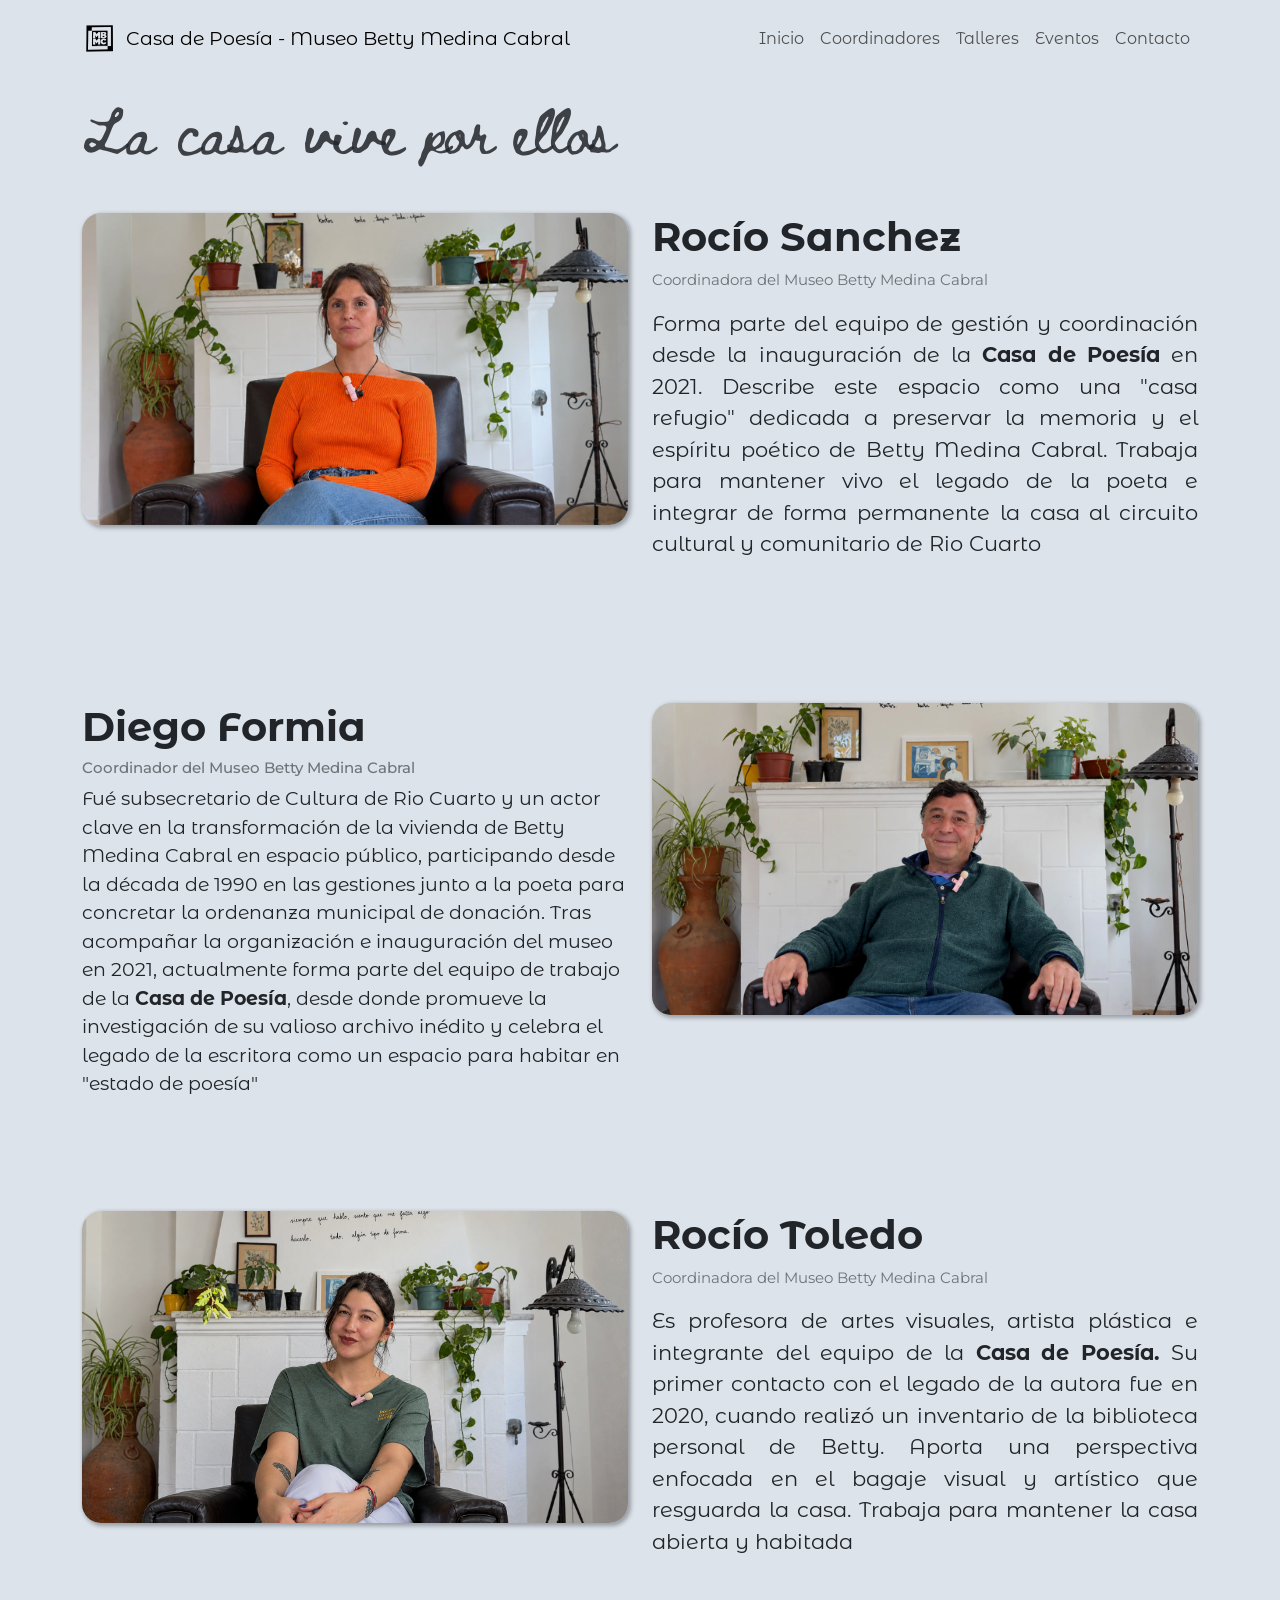
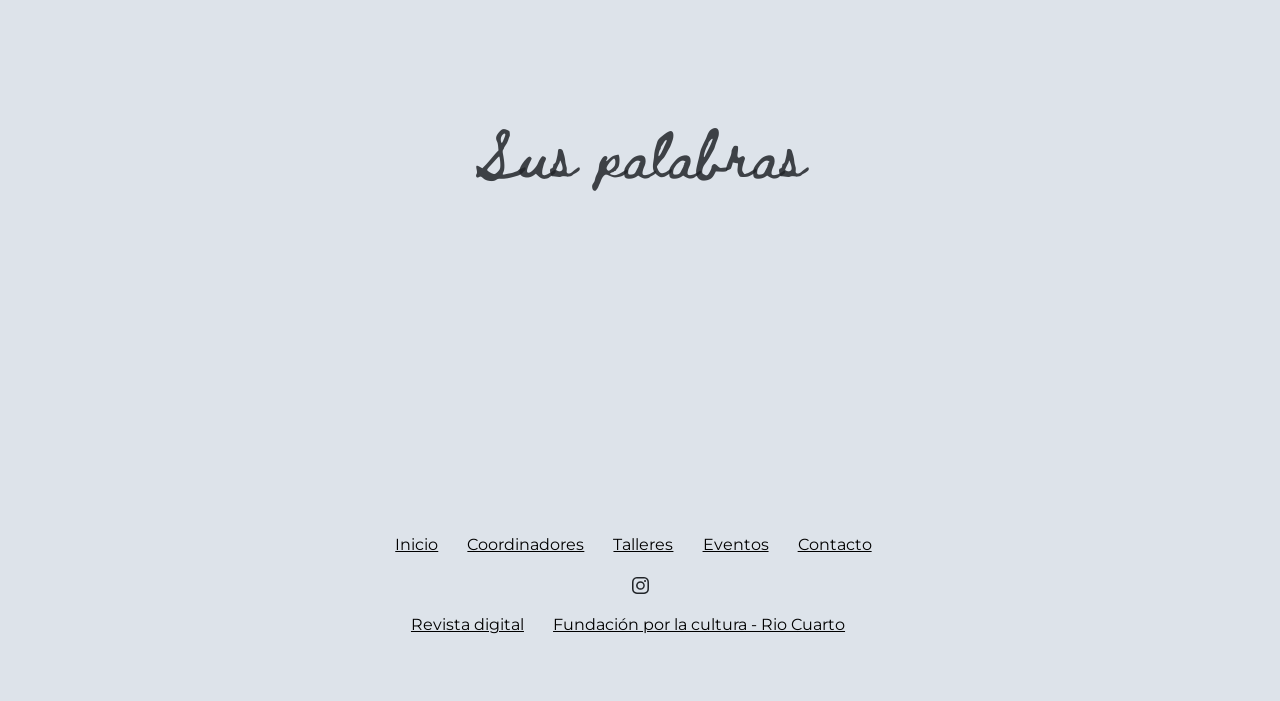
<file: coordinadores.html>
<!DOCTYPE html>
<html data-bs-theme="light" lang="en">

<head>
    <meta charset="utf-8">
    <meta name="viewport" content="width=device-width, initial-scale=1.0, shrink-to-fit=no">
    <title>Casa de Poesía - Museo Betty Medina Cabral</title>
    <meta name="description" content="La Casa de Poesía es un nuevo espacio cultural municipal, fruto de la generosidad de la poeta riocuartense Betty Medina Cabral, que decidió dejar como legado no sólo su obra poética, sino también su casa.">
    <link rel="icon" type="image/png" sizes="64x64" href="assets/img/16.png">
    <link rel="icon" type="image/png" sizes="64x64" href="assets/img/16.png" media="(prefers-color-scheme: dark)">
    <link rel="icon" type="image/png" sizes="128x128" href="assets/img/32.png">
    <link rel="icon" type="image/png" sizes="256x256" href="assets/img/64.png" media="(prefers-color-scheme: dark)">
    <link rel="icon" type="image/png" sizes="720x720" href="assets/img/180.png">
    <link rel="icon" type="image/png" sizes="768x768" href="assets/img/192.png">
    <link rel="icon" type="image/png" sizes="2048x2048" href="assets/img/512.png">
    <link rel="stylesheet" href="assets/bootstrap/css/bootstrap.min.css">
    <link rel="stylesheet" href="https://fonts.googleapis.com/css?family=Beth+Ellen&amp;display=swap">
    <link rel="stylesheet" href="https://fonts.googleapis.com/css?family=Montserrat&amp;display=swap">
    <link rel="stylesheet" href="https://fonts.googleapis.com/css?family=Montserrat+Alternates&amp;display=swap">
    <link rel="stylesheet" href="assets/css/bss-overrides.css">
    <link rel="stylesheet" href="assets/css/Lightbox-Gallery-baguetteBox.min.css">
    <link rel="stylesheet" href="assets/css/MUSA_carousel-product-cart-slider-carousel-product-cart-slider.css">
    <link rel="stylesheet" href="assets/css/MUSA_carousel-product-cart-slider.css">
    <link rel="stylesheet" href="assets/css/Navbar-Right-Links-icons.css">
    <link rel="stylesheet" href="assets/css/responsive-blog-card-slider.css">
    <link rel="stylesheet" href="assets/css/Responsive-Youtube-Embed.css">
</head>

<body style="background: #dde3ea;">
    <nav class="navbar navbar-expand-md py-3" style="background: #DDE3EA;">
        <div class="container"><a class="navbar-brand d-flex align-items-center" href="index.html"><img class="d-inline-block me-2 align-text-top" src="assets/img/512.png" style="width: 36px;height: 36px;"><span style="font-family: 'Montserrat Alternates', sans-serif;font-size: 19px;">Casa de Poesía - Museo Betty Medina Cabral</span></a><button class="navbar-toggler" data-bs-toggle="collapse" data-bs-target="#navcol-2"><span class="visually-hidden">Toggle navigation</span><span class="navbar-toggler-icon"></span></button>
            <div class="collapse navbar-collapse" id="navcol-2">
                <ul class="navbar-nav ms-auto">
                    <li class="nav-item"><a class="nav-link active" href="index.html" style="font-family: 'Montserrat Alternates', sans-serif;color: rgba(0,0,0,0.65);">Inicio</a></li>
                    <li class="nav-item"><a class="nav-link active" href="coordinadores.html" style="font-family: 'Montserrat Alternates', sans-serif;color: rgba(0,0,0,0.65);">Coordinadores</a></li>
                    <li class="nav-item"><a class="nav-link" href="talleres.html" style="font-family: 'Montserrat Alternates', sans-serif;color: rgba(0, 0, 0, 0.65);">Talleres</a></li>
                    <li class="nav-item"><a class="nav-link" href="eventos.html" style="font-family: 'Montserrat Alternates', sans-serif;">Eventos</a></li>
                    <li class="nav-item"><a class="nav-link" href="contacto.html" style="font-family: 'Montserrat Alternates', sans-serif;">Contacto</a></li>
                </ul>
            </div>
        </div>
    </nav>
    <section>
        <div class="container pt-4">
            <h1 style="font-family: 'Beth Ellen', serif;font-size: 46px;color: rgba(33,37,41,0.85);">La casa vive por ellos</h1>
        </div>
    </section>
    <div class="container pt-5 pb-5">
        <div class="row">
            <div class="col-12 col-md-6"><img class="img-fluid" width="1400" height="800" src="assets/img/Foto%20-%20Rocio%20Sanchez.jpg" style="border-radius: 19px;box-shadow: 2px 2px 4px 1px rgba(33,37,41,0.36);filter: brightness(105%);"></div>
            <div class="col-12 col-md-6">
                <h1 style="font-family: 'Montserrat Alternates', sans-serif;font-weight: bold;">Rocío Sanchez</h1>
                <p style="font-family: Montserrat, sans-serif;font-size: 15px;color: rgba(33,37,41,0.59);">Coordinadora del Museo Betty Medina Cabral</p>
                <p style="font-family: 'Montserrat Alternates', sans-serif;font-size: 21px;text-align: justify;">Forma parte del equipo de gestión y coordinación desde la inauguración de la <strong>Casa de Poesía</strong> en 2021. Describe este espacio como una "casa refugio" dedicada a preservar la memoria y el espíritu poético de Betty Medina Cabral. Trabaja para mantener vivo el legado de la poeta e integrar de forma permanente la casa al circuito cultural y comunitario de Rio Cuarto&nbsp;<br><br></p>
            </div>
        </div>
    </div>
    <div class="container pt-5 pb-5" id="diego-formia">
        <div class="row">
            <div class="col-12 col-md-6">
                <h1 style="font-family: 'Montserrat Alternates', sans-serif;font-weight: bold;font-size: 40px;">Diego Formia</h1>
                <h1 style="font-family: Montserrat, sans-serif;font-size: 15px;color: rgba(33,37,41,0.59);">Coordinador del Museo Betty Medina Cabral</h1>
                <p style="font-family: 'Montserrat Alternates', sans-serif;font-size: 19px;">Fué subsecretario de Cultura de Rio Cuarto y un actor clave en la transformación de la vivienda de Betty Medina Cabral en espacio público, participando desde la década de 1990 en las gestiones junto a la poeta para concretar la ordenanza municipal de donación. Tras acompañar la organización e inauguración del museo en 2021, actualmente forma parte del equipo de trabajo de la <strong>Casa de Poesía</strong>, desde donde promueve la investigación de su valioso archivo inédito y celebra el legado de la escritora como un espacio para habitar en "estado de poesía"</p>
            </div>
            <div class="col-12 col-md-6"><img class="img-fluid" width="1400" height="800" src="assets/img/Foto%20-%20Diego%20Formia.jpg" style="border-radius: 19px;box-shadow: 2px 2px 4px 1px rgba(33,37,41,0.36);filter: brightness(110%);"></div>
        </div>
    </div>
    <div class="container pt-5 pb-6" id="rocio-toledo">
        <div class="row">
            <div class="col-12 col-md-6"><img class="img-fluid" width="1659" height="948" src="assets/img/Foto%20-%20Rocio%20Toledo%202.jpg" style="border-radius: 19px;box-shadow: 2px 2px 4px 1px rgba(33,37,41,0.36);filter: brightness(90%);"></div>
            <div class="col-12 col-md-6">
                <h1 style="font-family: 'Montserrat Alternates', sans-serif;font-weight: bold;">Rocío Toledo</h1>
                <p style="font-family: Montserrat, sans-serif;font-size: 15px;color: rgba(33,37,41,0.59);">Coordinadora del Museo Betty Medina Cabral</p>
                <p style="font-family: 'Montserrat Alternates', sans-serif;font-size: 21px;text-align: justify;">Es profesora de artes visuales, artista plástica e integrante del equipo de la <strong>Casa de Poesía. </strong>Su primer contacto con el legado de la autora fue en 2020, cuando realizó un inventario de la biblioteca personal de Betty. Aporta una perspectiva enfocada en el bagaje visual y artístico que resguarda la casa. Trabaja para mantener la casa abierta y habitada&nbsp;<br><br></p>
            </div>
        </div>
    </div>
    <div class="container py-4 py-xl-5">
        <div class="row mb-5">
            <div class="col-md-8 col-xl-6 text-center mx-auto">
                <h2 style="font-family: 'Beth Ellen', serif;font-size: 47px;color: rgba(33,37,41,0.85);">Sus palabras</h2>
            </div>
        </div>
        <div class="row gy-4 row-cols-1 row-cols-md-2 row-cols-xl-3">
            <div class="col">
                <div>
                    <div class="video-container"><iframe allowfullscreen="" frameborder="0" src="https://www.youtube.com/embed/OxysIsWl7Us?loop=1&amp;playlist=OxysIsWl7Us" width="853" height="480"></iframe></div>
                </div>
            </div>
            <div class="col">
                <div>
                    <div class="video-container"><iframe allowfullscreen="" frameborder="0" src="https://www.youtube.com/embed/2ffU4A8yw6s?loop=1&amp;playlist=2ffU4A8yw6s" width="853" height="480"></iframe></div>
                </div>
            </div>
            <div class="col">
                <div>
                    <div class="video-container"><iframe allowfullscreen="" frameborder="0" src="https://www.youtube.com/embed/IVmLm4ICA7Q?loop=1&amp;playlist=IVmLm4ICA7Q" width="853" height="480"></iframe></div>
                </div>
            </div>
        </div>
    </div>
    <footer class="text-center" data-bs-theme="light" style="background: #dde3ea;">
        <div class="container py-4 py-lg-5">
            <ul class="list-inline">
                <li class="list-inline-item me-4"><a class="link-body-emphasis" href="index.html" style="font-family: 'Montserrat';">Inicio</a></li>
                <li class="list-inline-item me-4"><a class="link-body-emphasis" href="coordinadores.html" style="font-family: 'Montserrat';">Coordinadores</a></li>
                <li class="list-inline-item me-4"><a class="link-body-emphasis" href="talleres.html" style="font-family: 'Montserrat';">Talleres</a></li>
                <li class="list-inline-item me-4"><a class="link-body-emphasis" href="eventos.html" style="font-family: 'Montserrat';">Eventos</a></li>
                <li class="list-inline-item"><a class="link-body-emphasis" href="contacto.html" style="font-family: 'Montserrat';color: rgb(0, 0, 0);">Contacto</a></li>
                <li class="list-inline-item"></li>
            </ul>
            <ul class="list-inline">
                <li class="list-inline-item"><a href="https://www.instagram.com/casadepoesia.mbmc/?hl=es" target="_blank"><svg class="bi bi-instagram text-body" xmlns="http://www.w3.org/2000/svg" width="1em" height="1em" fill="currentColor" viewBox="0 0 16 16" style="font-size: 17px;">
                            <path d="M8 0C5.829 0 5.556.01 4.703.048 3.85.088 3.269.222 2.76.42a3.917 3.917 0 0 0-1.417.923A3.927 3.927 0 0 0 .42 2.76C.222 3.268.087 3.85.048 4.7.01 5.555 0 5.827 0 8.001c0 2.172.01 2.444.048 3.297.04.852.174 1.433.372 1.942.205.526.478.972.923 1.417.444.445.89.719 1.416.923.51.198 1.09.333 1.942.372C5.555 15.99 5.827 16 8 16s2.444-.01 3.298-.048c.851-.04 1.434-.174 1.943-.372a3.916 3.916 0 0 0 1.416-.923c.445-.445.718-.891.923-1.417.197-.509.332-1.09.372-1.942C15.99 10.445 16 10.173 16 8s-.01-2.445-.048-3.299c-.04-.851-.175-1.433-.372-1.941a3.926 3.926 0 0 0-.923-1.417A3.911 3.911 0 0 0 13.24.42c-.51-.198-1.092-.333-1.943-.372C10.443.01 10.172 0 7.998 0h.003zm-.717 1.442h.718c2.136 0 2.389.007 3.232.046.78.035 1.204.166 1.486.275.373.145.64.319.92.599.28.28.453.546.598.92.11.281.24.705.275 1.485.039.843.047 1.096.047 3.231s-.008 2.389-.047 3.232c-.035.78-.166 1.203-.275 1.485a2.47 2.47 0 0 1-.599.919c-.28.28-.546.453-.92.598-.28.11-.704.24-1.485.276-.843.038-1.096.047-3.232.047s-2.39-.009-3.233-.047c-.78-.036-1.203-.166-1.485-.276a2.478 2.478 0 0 1-.92-.598 2.48 2.48 0 0 1-.6-.92c-.109-.281-.24-.705-.275-1.485-.038-.843-.046-1.096-.046-3.233 0-2.136.008-2.388.046-3.231.036-.78.166-1.204.276-1.486.145-.373.319-.64.599-.92.28-.28.546-.453.92-.598.282-.11.705-.24 1.485-.276.738-.034 1.024-.044 2.515-.045v.002zm4.988 1.328a.96.96 0 1 0 0 1.92.96.96 0 0 0 0-1.92zm-4.27 1.122a4.109 4.109 0 1 0 0 8.217 4.109 4.109 0 0 0 0-8.217zm0 1.441a2.667 2.667 0 1 1 0 5.334 2.667 2.667 0 0 1 0-5.334"></path>
                        </svg></a></li>
            </ul>
            <ul class="list-inline">
                <li class="list-inline-item me-4"><a class="link-body-emphasis" href="https://www.calameo.com/read/0077046977f96c941ea53" style="font-family: 'Montserrat';" target="_blank">Revista digital</a></li>
                <li class="list-inline-item me-4"><a class="link-body-emphasis" href="https://cultura.riocuarto.gob.ar/" style="font-family: 'Montserrat';" target="_blank">Fundación por la cultura - Rio Cuarto</a></li>
            </ul>
        </div>
    </footer>
    <script src="assets/bootstrap/js/bootstrap.min.js"></script>
    <script src="assets/js/bs-init.js"></script>
    <script src="assets/js/Lightbox-Gallery-baguetteBox.min.js"></script>
    <script src="assets/js/Lightbox-Gallery.js"></script>
    <script src="assets/js/responsive-blog-card-slider-02-responsive-blog-card-slider.js"></script>
</body>

</html>
</file>
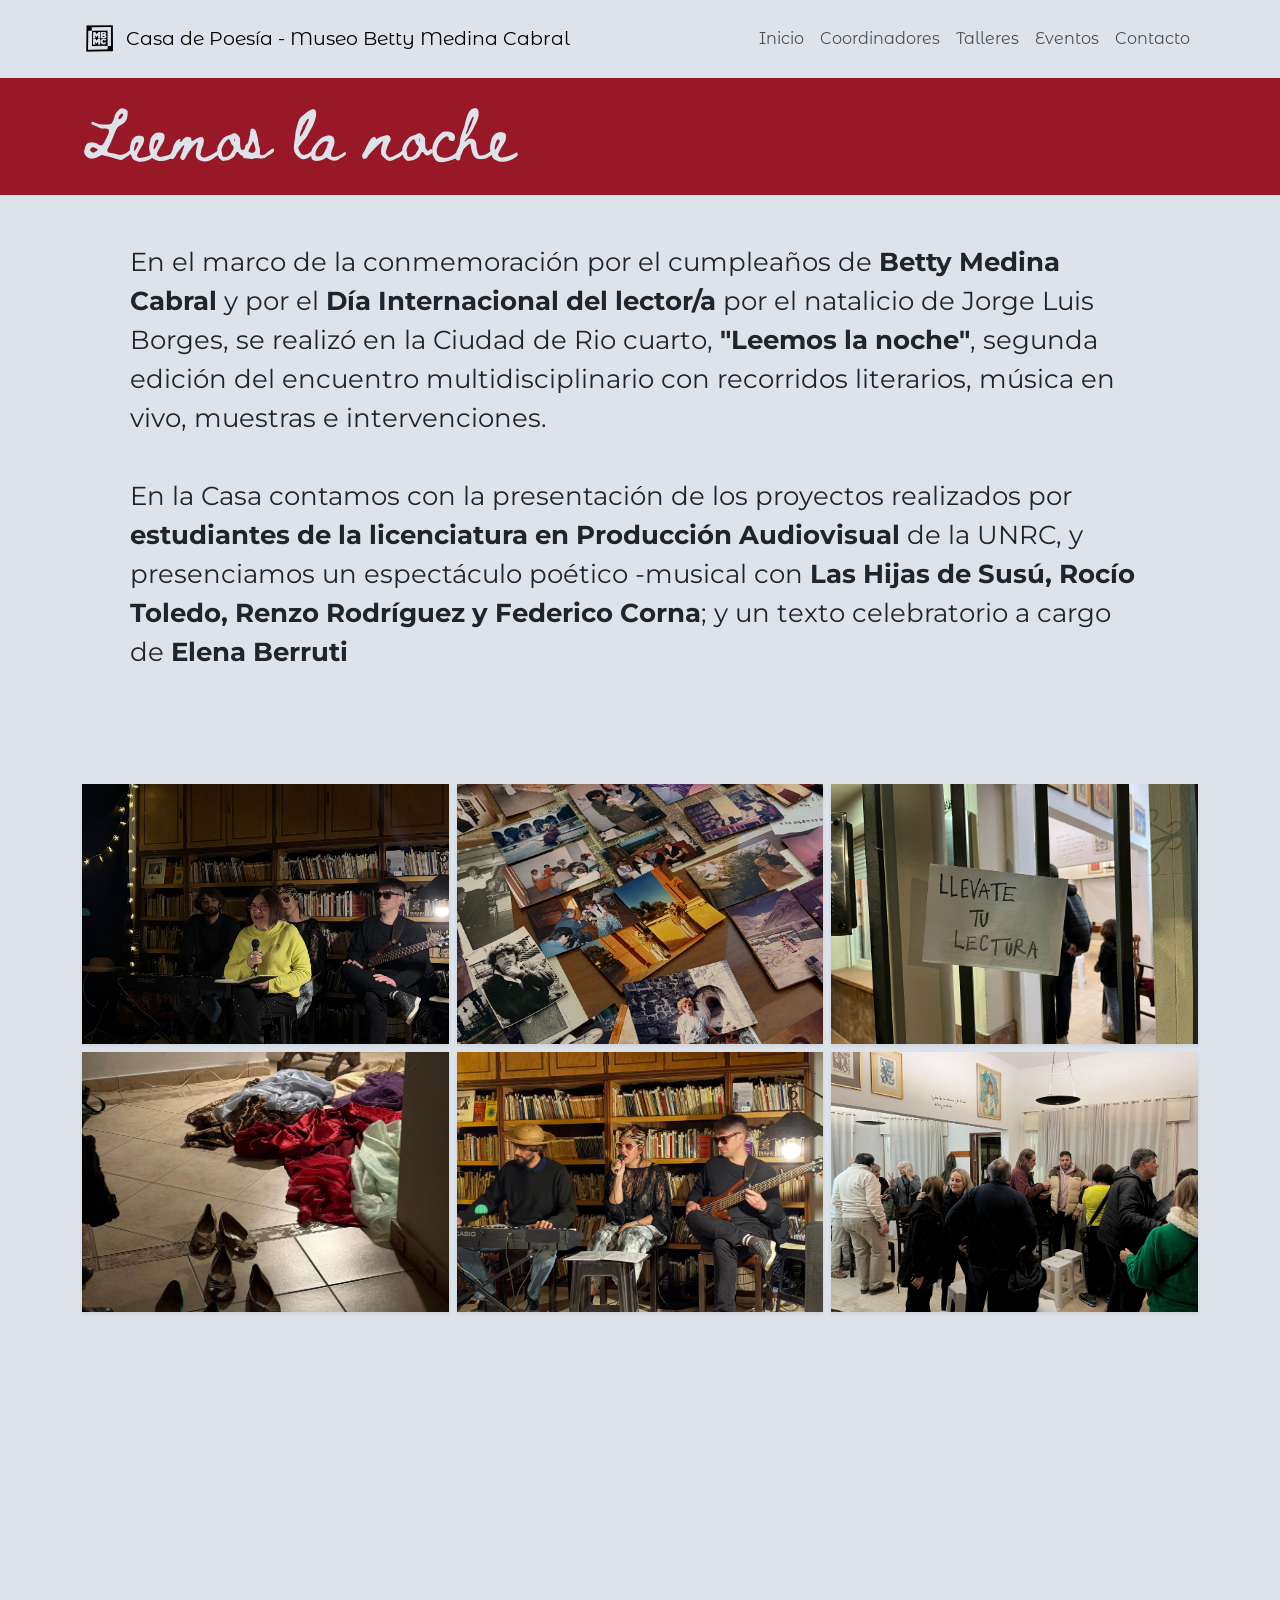
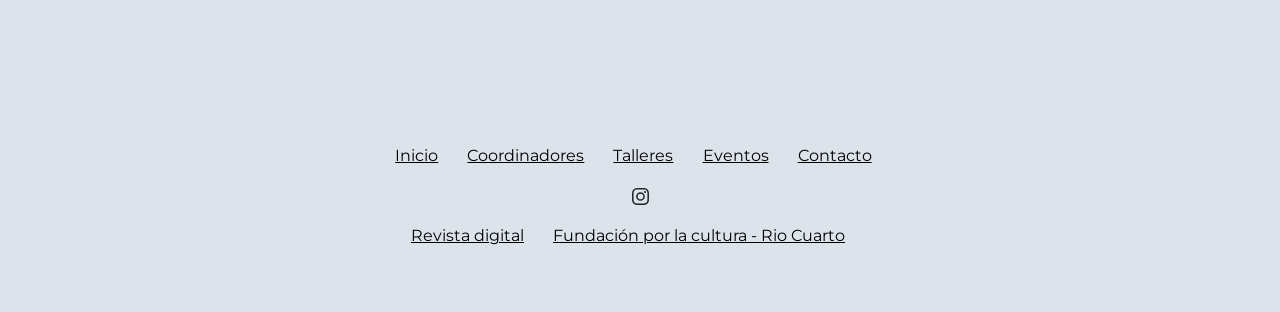
<file: eventos.html>
<!DOCTYPE html>
<html data-bs-theme="light" lang="en">

<head>
    <meta charset="utf-8">
    <meta name="viewport" content="width=device-width, initial-scale=1.0, shrink-to-fit=no">
    <title>Casa de Poesía - Museo Betty Medina Cabral</title>
    <meta name="description" content="La Casa de Poesía es un nuevo espacio cultural municipal, fruto de la generosidad de la poeta riocuartense Betty Medina Cabral, que decidió dejar como legado no sólo su obra poética, sino también su casa.">
    <link rel="icon" type="image/png" sizes="64x64" href="assets/img/16.png">
    <link rel="icon" type="image/png" sizes="64x64" href="assets/img/16.png" media="(prefers-color-scheme: dark)">
    <link rel="icon" type="image/png" sizes="128x128" href="assets/img/32.png">
    <link rel="icon" type="image/png" sizes="256x256" href="assets/img/64.png" media="(prefers-color-scheme: dark)">
    <link rel="icon" type="image/png" sizes="720x720" href="assets/img/180.png">
    <link rel="icon" type="image/png" sizes="768x768" href="assets/img/192.png">
    <link rel="icon" type="image/png" sizes="2048x2048" href="assets/img/512.png">
    <link rel="stylesheet" href="assets/bootstrap/css/bootstrap.min.css">
    <link rel="stylesheet" href="https://fonts.googleapis.com/css?family=Beth+Ellen&amp;display=swap">
    <link rel="stylesheet" href="https://fonts.googleapis.com/css?family=Montserrat&amp;display=swap">
    <link rel="stylesheet" href="https://fonts.googleapis.com/css?family=Montserrat+Alternates&amp;display=swap">
    <link rel="stylesheet" href="assets/css/bss-overrides.css">
    <link rel="stylesheet" href="assets/css/Lightbox-Gallery-baguetteBox.min.css">
    <link rel="stylesheet" href="assets/css/MUSA_carousel-product-cart-slider-carousel-product-cart-slider.css">
    <link rel="stylesheet" href="assets/css/MUSA_carousel-product-cart-slider.css">
    <link rel="stylesheet" href="assets/css/Navbar-Right-Links-icons.css">
    <link rel="stylesheet" href="assets/css/responsive-blog-card-slider.css">
    <link rel="stylesheet" href="assets/css/Responsive-Youtube-Embed.css">
</head>

<body style="background: #DDE3EA;">
    <nav class="navbar navbar-expand-md py-3" style="background: #DDE3EA;">
        <div class="container"><a class="navbar-brand d-flex align-items-center" href="index.html"><img class="d-inline-block me-2 align-text-top" src="assets/img/512.png" style="width: 36px;height: 36px;"><span style="font-family: 'Montserrat Alternates', sans-serif;font-size: 19px;">Casa de Poesía - Museo Betty Medina Cabral</span></a><button class="navbar-toggler" data-bs-toggle="collapse" data-bs-target="#navcol-2"><span class="visually-hidden">Toggle navigation</span><span class="navbar-toggler-icon"></span></button>
            <div class="collapse navbar-collapse" id="navcol-2">
                <ul class="navbar-nav ms-auto">
                    <li class="nav-item"><a class="nav-link active" href="index.html" style="font-family: 'Montserrat Alternates', sans-serif;color: rgba(0,0,0,0.65);">Inicio</a></li>
                    <li class="nav-item"><a class="nav-link active" href="coordinadores.html" style="font-family: 'Montserrat Alternates', sans-serif;color: rgba(0,0,0,0.65);">Coordinadores</a></li>
                    <li class="nav-item"><a class="nav-link" href="talleres.html" style="font-family: 'Montserrat Alternates', sans-serif;color: rgba(0, 0, 0, 0.65);">Talleres</a></li>
                    <li class="nav-item"><a class="nav-link" href="eventos.html" style="font-family: 'Montserrat Alternates', sans-serif;">Eventos</a></li>
                    <li class="nav-item"><a class="nav-link" href="contacto.html" style="font-family: 'Montserrat Alternates', sans-serif;">Contacto</a></li>
                </ul>
            </div>
        </div>
    </nav>
    <section class="pt-4 pb-4" style="background: #981828;">
        <div class="container">
            <h1 style="font-family: 'Beth Ellen', serif;text-align: left;font-size: 51px;color: #dde3ea;">Leemos la noche</h1>
        </div>
    </section>
    <section>
        <div class="container">
            <p class="p-5 p-md-5 mx-auto px-3 py-4" style="font-family: 'Montserrat';font-size: 26px;">En el marco de la conmemoración por el cumpleaños de <strong>Betty Medina Cabral </strong>y por el <strong>Día Internacional del lector/a </strong>por el natalicio de Jorge Luis Borges, se realizó en la Ciudad de Rio cuarto, <strong>"Leemos la noche"</strong>, segunda edición del encuentro multidisciplinario con recorridos literarios, música en vivo, muestras e intervenciones.&nbsp;<br><br>En la Casa contamos con la presentación de los proyectos realizados por <strong>estudiantes de la licenciatura en Producción Audiovisual</strong> de la UNRC, y presenciamos un espectáculo poético -musical con <strong>Las Hijas de Susú, Rocío Toledo, Renzo Rodríguez y Federico Corna</strong>; y un texto celebratorio a cargo de <strong>Elena Berruti</strong></p>
        </div>
    </section>
    <section class="py-4 py-xl-5">
        <div class="container">
            <div class="row gx-2 gy-2 row-cols-1 row-cols-md-2 row-cols-xl-3" data-bss-baguettebox="">
                <div class="col"><a href="assets/img/IMG_3783.jpg"><img class="img-fluid object-fit-cover shadow-sm w-100" src="assets/img/IMG_3783.jpg" style="height: 260px;"></a></div>
                <div class="col"><a href="assets/img/IMG_3772.jpg"><img class="img-fluid object-fit-cover shadow-sm w-100" src="assets/img/IMG_3772.jpg" style="height: 260px;"></a></div>
                <div class="col"><a href="assets/img/IMG_0595.jpg"><img class="img-fluid object-fit-cover shadow-sm w-100" src="assets/img/IMG_0595.jpg" style="height: 260px;"></a></div>
                <div class="col"><a href="assets/img/IMG_3804.jpg"><img class="img-fluid object-fit-cover shadow-sm w-100" src="assets/img/IMG_3804.jpg" style="height: 260px;"></a></div>
                <div class="col"><a href="assets/img/IMG_3792.jpg"><img class="img-fluid object-fit-cover shadow-sm w-100" src="assets/img/IMG_3792.jpg" style="height: 260px;"></a></div>
                <div class="col"><a href="assets/img/IMG_0591.jpg"><img class="img-fluid object-fit-cover shadow-sm w-100" src="assets/img/IMG_0591.jpg" style="height: 260px;"></a></div>
            </div>
        </div>
    </section>
    <section class="py-4 py-xl-5">
        <div class="container-fluid p-0">
            <div class="row g-0 row-cols-1 row-cols-md-2 row-cols-xl-3 justify-content-center" data-bss-baguettebox="">
                <div class="col-12 col-md-8 col-xxl-9"><a href="https://cdn.bootstrapstudio.io/placeholders/1400x800.png">
                        <div>
                            <div class="video-container"><iframe allowfullscreen="" frameborder="0" src="https://www.youtube.com/embed/XI0JqHJ7jes?loop=1&amp;playlist=XI0JqHJ7jes" width="853" height="480"></iframe></div>
                        </div>
                    </a></div>
            </div>
        </div>
    </section>
    <footer class="text-center" data-bs-theme="light" style="background: #dde3ea;">
        <div class="container py-4 py-lg-5">
            <ul class="list-inline">
                <li class="list-inline-item me-4"><a class="link-body-emphasis" href="index.html" style="font-family: 'Montserrat';">Inicio</a></li>
                <li class="list-inline-item me-4"><a class="link-body-emphasis" href="coordinadores.html" style="font-family: 'Montserrat';">Coordinadores</a></li>
                <li class="list-inline-item me-4"><a class="link-body-emphasis" href="talleres.html" style="font-family: 'Montserrat';">Talleres</a></li>
                <li class="list-inline-item me-4"><a class="link-body-emphasis" href="eventos.html" style="font-family: 'Montserrat';">Eventos</a></li>
                <li class="list-inline-item"><a class="link-body-emphasis" href="contacto.html" style="font-family: 'Montserrat';color: rgb(0, 0, 0);">Contacto</a></li>
                <li class="list-inline-item"></li>
            </ul>
            <ul class="list-inline">
                <li class="list-inline-item"><a href="https://www.instagram.com/casadepoesia.mbmc/?hl=es" target="_blank"><svg class="bi bi-instagram text-body" xmlns="http://www.w3.org/2000/svg" width="1em" height="1em" fill="currentColor" viewBox="0 0 16 16" style="font-size: 17px;">
                            <path d="M8 0C5.829 0 5.556.01 4.703.048 3.85.088 3.269.222 2.76.42a3.917 3.917 0 0 0-1.417.923A3.927 3.927 0 0 0 .42 2.76C.222 3.268.087 3.85.048 4.7.01 5.555 0 5.827 0 8.001c0 2.172.01 2.444.048 3.297.04.852.174 1.433.372 1.942.205.526.478.972.923 1.417.444.445.89.719 1.416.923.51.198 1.09.333 1.942.372C5.555 15.99 5.827 16 8 16s2.444-.01 3.298-.048c.851-.04 1.434-.174 1.943-.372a3.916 3.916 0 0 0 1.416-.923c.445-.445.718-.891.923-1.417.197-.509.332-1.09.372-1.942C15.99 10.445 16 10.173 16 8s-.01-2.445-.048-3.299c-.04-.851-.175-1.433-.372-1.941a3.926 3.926 0 0 0-.923-1.417A3.911 3.911 0 0 0 13.24.42c-.51-.198-1.092-.333-1.943-.372C10.443.01 10.172 0 7.998 0h.003zm-.717 1.442h.718c2.136 0 2.389.007 3.232.046.78.035 1.204.166 1.486.275.373.145.64.319.92.599.28.28.453.546.598.92.11.281.24.705.275 1.485.039.843.047 1.096.047 3.231s-.008 2.389-.047 3.232c-.035.78-.166 1.203-.275 1.485a2.47 2.47 0 0 1-.599.919c-.28.28-.546.453-.92.598-.28.11-.704.24-1.485.276-.843.038-1.096.047-3.232.047s-2.39-.009-3.233-.047c-.78-.036-1.203-.166-1.485-.276a2.478 2.478 0 0 1-.92-.598 2.48 2.48 0 0 1-.6-.92c-.109-.281-.24-.705-.275-1.485-.038-.843-.046-1.096-.046-3.233 0-2.136.008-2.388.046-3.231.036-.78.166-1.204.276-1.486.145-.373.319-.64.599-.92.28-.28.546-.453.92-.598.282-.11.705-.24 1.485-.276.738-.034 1.024-.044 2.515-.045v.002zm4.988 1.328a.96.96 0 1 0 0 1.92.96.96 0 0 0 0-1.92zm-4.27 1.122a4.109 4.109 0 1 0 0 8.217 4.109 4.109 0 0 0 0-8.217zm0 1.441a2.667 2.667 0 1 1 0 5.334 2.667 2.667 0 0 1 0-5.334"></path>
                        </svg></a></li>
            </ul>
            <ul class="list-inline">
                <li class="list-inline-item me-4"><a class="link-body-emphasis" href="https://www.calameo.com/read/0077046977f96c941ea53" style="font-family: 'Montserrat';" target="_blank">Revista digital</a></li>
                <li class="list-inline-item me-4"><a class="link-body-emphasis" href="https://cultura.riocuarto.gob.ar/" style="font-family: 'Montserrat';" target="_blank">Fundación por la cultura - Rio Cuarto</a></li>
            </ul>
        </div>
    </footer>
    <script src="assets/bootstrap/js/bootstrap.min.js"></script>
    <script src="assets/js/bs-init.js"></script>
    <script src="assets/js/Lightbox-Gallery-baguetteBox.min.js"></script>
    <script src="assets/js/Lightbox-Gallery.js"></script>
    <script src="assets/js/responsive-blog-card-slider-02-responsive-blog-card-slider.js"></script>
</body>

</html>
</file>
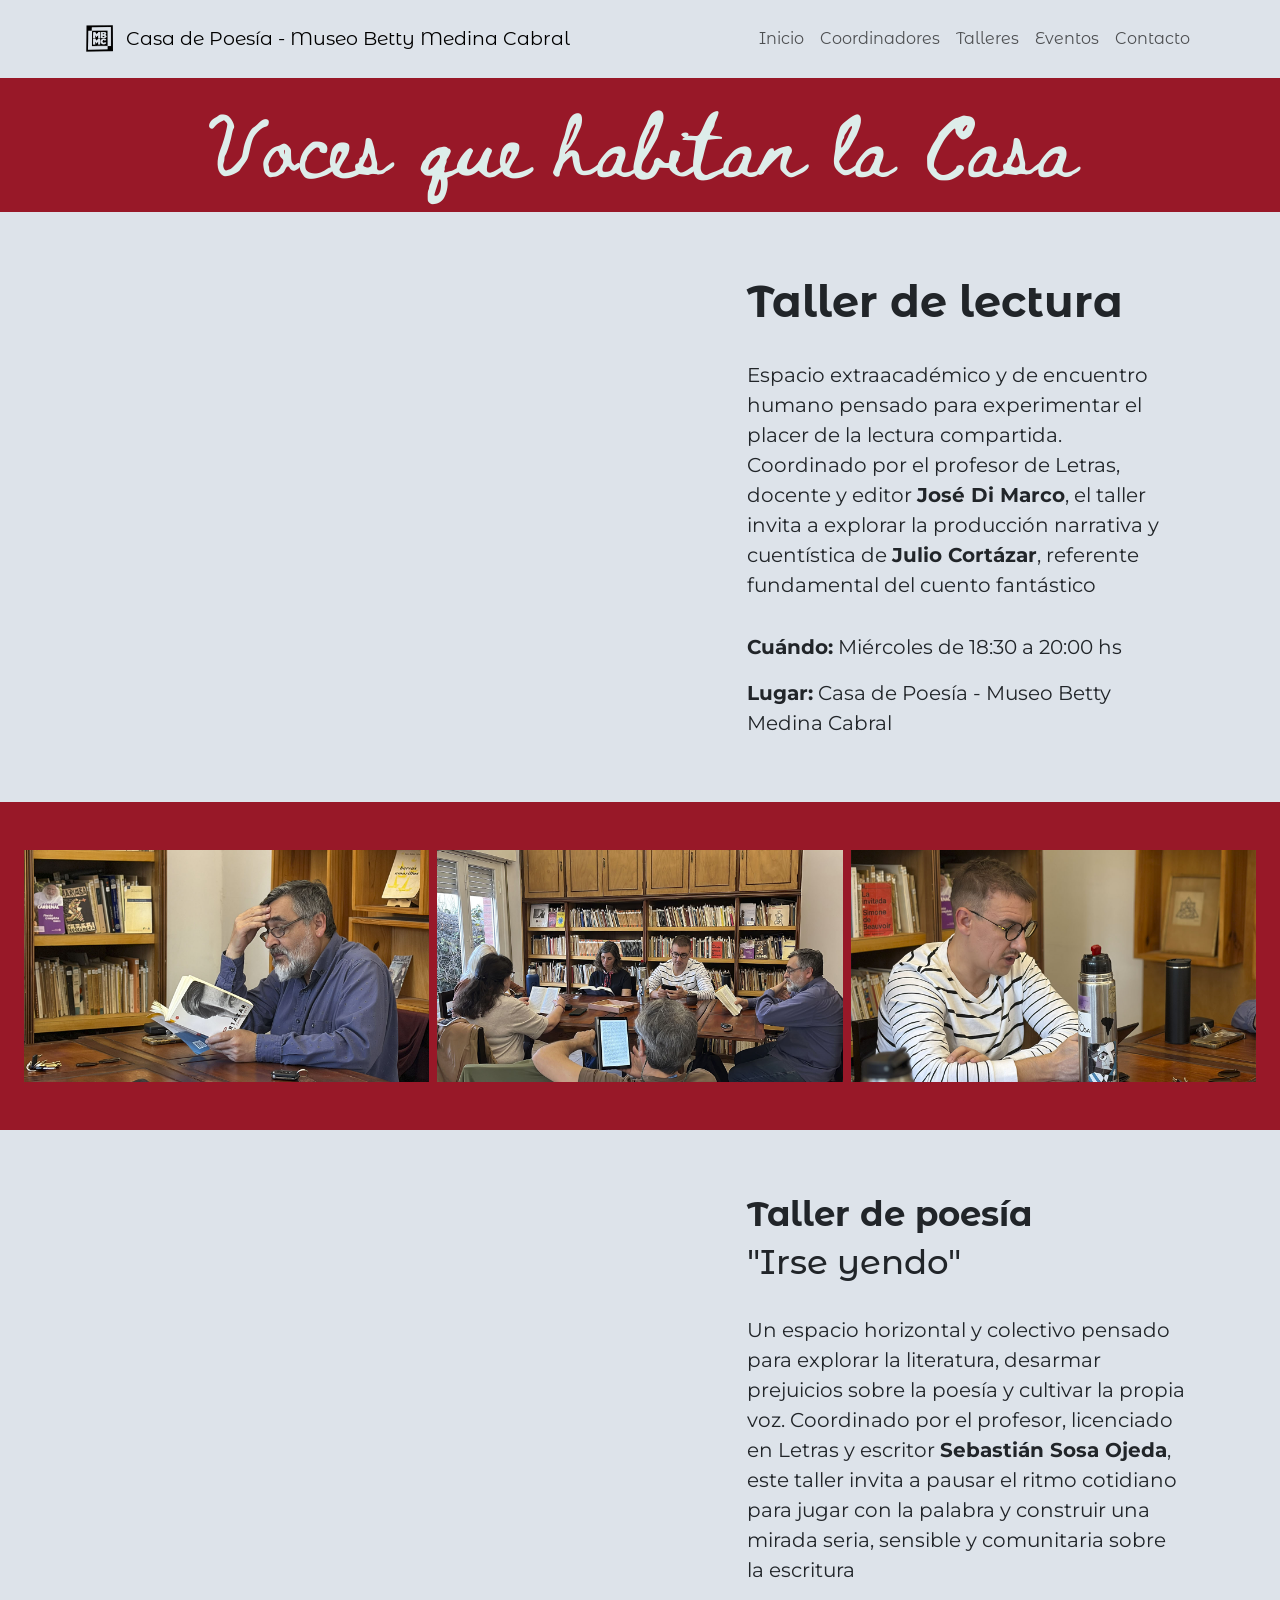
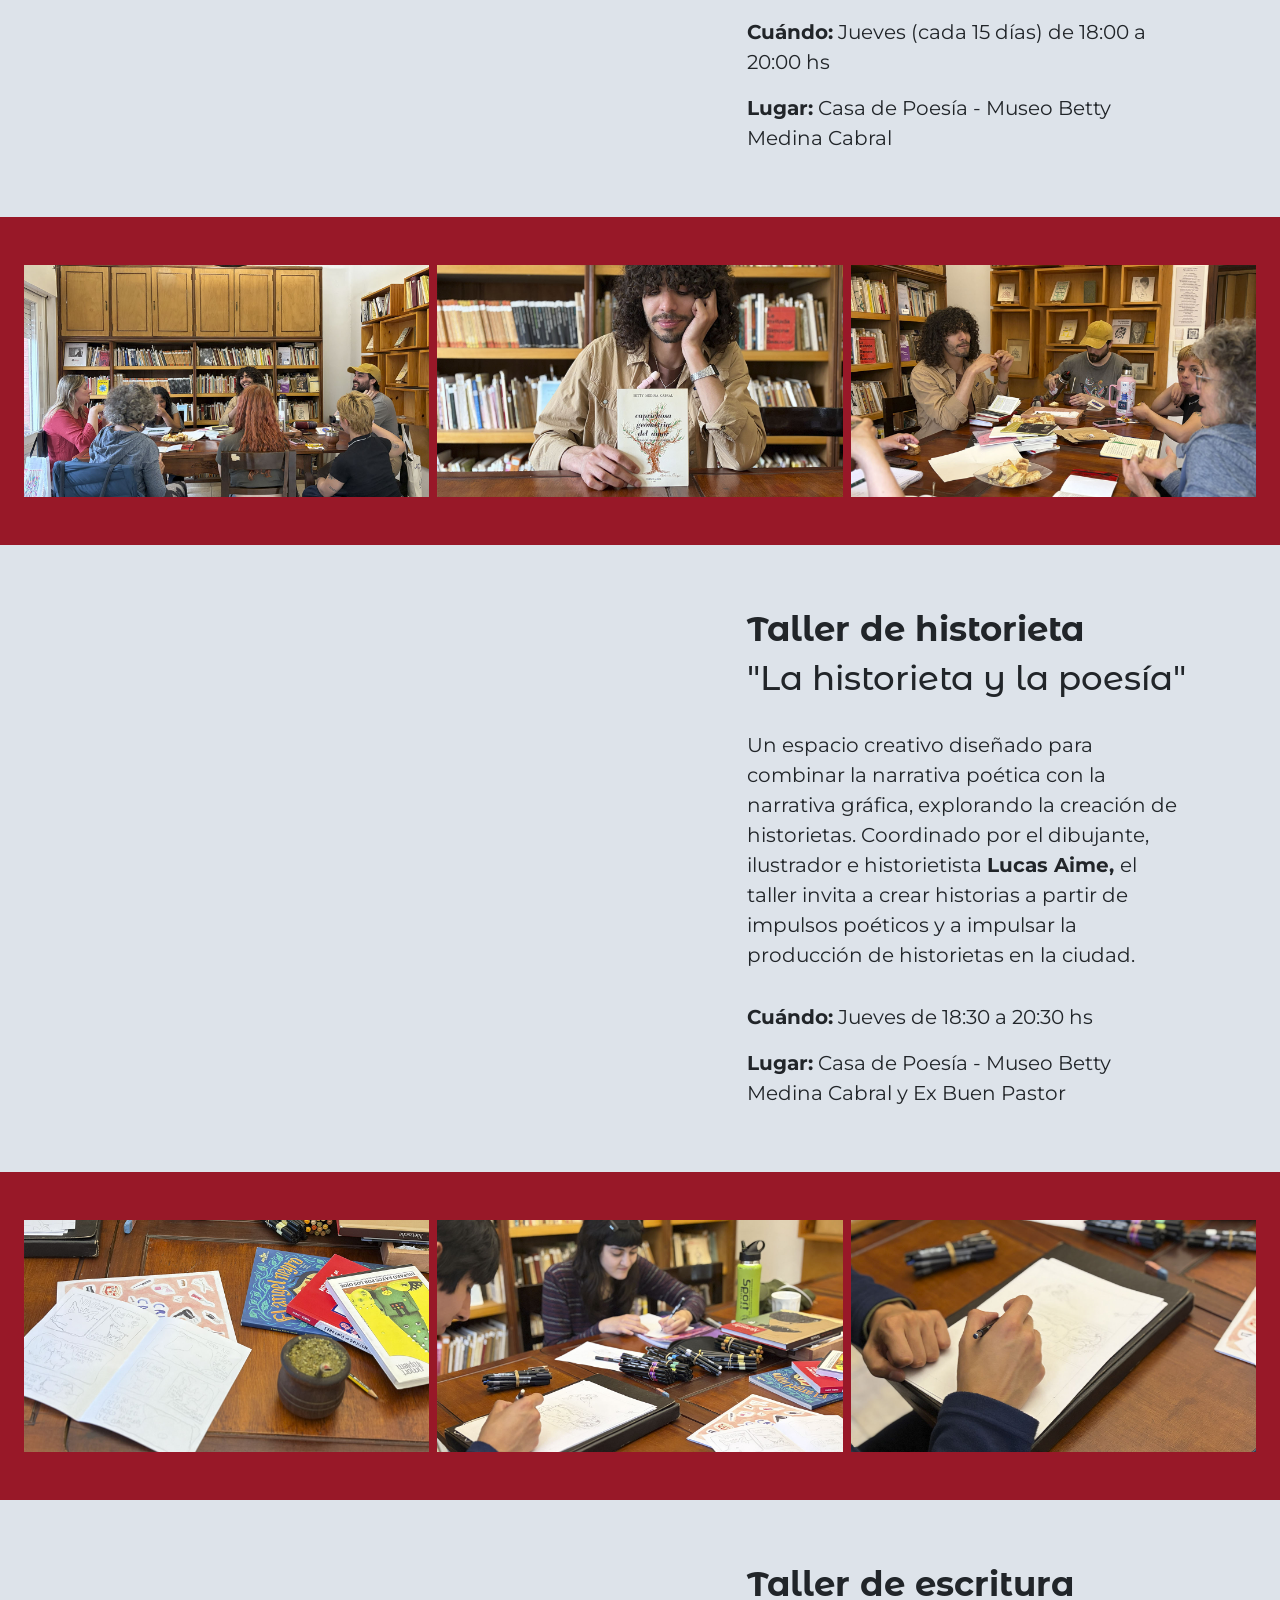
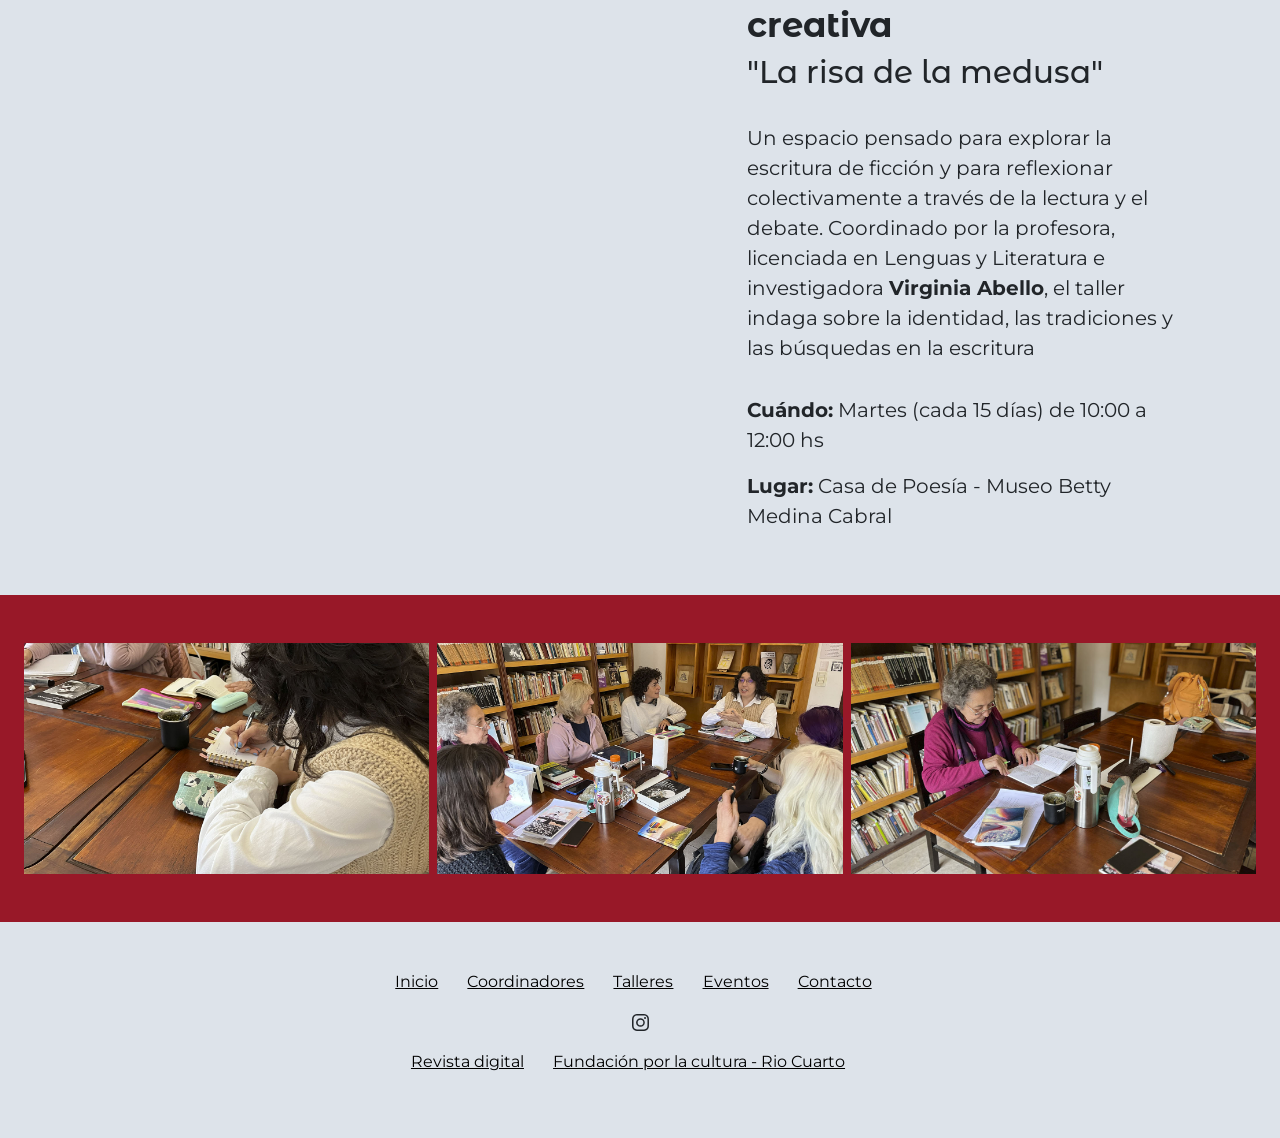
<file: talleres.html>
<!DOCTYPE html>
<html data-bs-theme="light" lang="en">

<head>
    <meta charset="utf-8">
    <meta name="viewport" content="width=device-width, initial-scale=1.0, shrink-to-fit=no">
    <title>Casa de Poesía - Museo Betty Medina Cabral</title>
    <meta name="description" content="La Casa de Poesía es un nuevo espacio cultural municipal, fruto de la generosidad de la poeta riocuartense Betty Medina Cabral, que decidió dejar como legado no sólo su obra poética, sino también su casa.">
    <link rel="icon" type="image/png" sizes="64x64" href="assets/img/16.png">
    <link rel="icon" type="image/png" sizes="64x64" href="assets/img/16.png" media="(prefers-color-scheme: dark)">
    <link rel="icon" type="image/png" sizes="128x128" href="assets/img/32.png">
    <link rel="icon" type="image/png" sizes="256x256" href="assets/img/64.png" media="(prefers-color-scheme: dark)">
    <link rel="icon" type="image/png" sizes="720x720" href="assets/img/180.png">
    <link rel="icon" type="image/png" sizes="768x768" href="assets/img/192.png">
    <link rel="icon" type="image/png" sizes="2048x2048" href="assets/img/512.png">
    <link rel="stylesheet" href="assets/bootstrap/css/bootstrap.min.css">
    <link rel="stylesheet" href="https://fonts.googleapis.com/css?family=Beth+Ellen&amp;display=swap">
    <link rel="stylesheet" href="https://fonts.googleapis.com/css?family=Montserrat&amp;display=swap">
    <link rel="stylesheet" href="https://fonts.googleapis.com/css?family=Montserrat+Alternates&amp;display=swap">
    <link rel="stylesheet" href="assets/css/bss-overrides.css">
    <link rel="stylesheet" href="assets/css/Lightbox-Gallery-baguetteBox.min.css">
    <link rel="stylesheet" href="assets/css/MUSA_carousel-product-cart-slider-carousel-product-cart-slider.css">
    <link rel="stylesheet" href="assets/css/MUSA_carousel-product-cart-slider.css">
    <link rel="stylesheet" href="assets/css/Navbar-Right-Links-icons.css">
    <link rel="stylesheet" href="assets/css/responsive-blog-card-slider.css">
    <link rel="stylesheet" href="assets/css/Responsive-Youtube-Embed.css">
</head>

<body style="background: #dde3ea;">
    <nav class="navbar navbar-expand-md py-3" style="background: #DDE3EA;">
        <div class="container"><a class="navbar-brand d-flex align-items-center" href="index.html"><img class="d-inline-block me-2 align-text-top" src="assets/img/512.png" style="width: 36px;height: 36px;"><span style="font-family: 'Montserrat Alternates', sans-serif;font-size: 19px;">Casa de Poesía - Museo Betty Medina Cabral</span></a><button class="navbar-toggler" data-bs-toggle="collapse" data-bs-target="#navcol-1"><span class="visually-hidden">Toggle navigation</span><span class="navbar-toggler-icon"></span></button>
            <div class="collapse navbar-collapse" id="navcol-1">
                <ul class="navbar-nav ms-auto">
                    <li class="nav-item"><a class="nav-link active" href="index.html" style="font-family: 'Montserrat Alternates', sans-serif;color: rgba(0,0,0,0.65);">Inicio</a></li>
                    <li class="nav-item"><a class="nav-link active" href="coordinadores.html" style="font-family: 'Montserrat Alternates', sans-serif;color: rgba(0,0,0,0.65);">Coordinadores</a></li>
                    <li class="nav-item"><a class="nav-link" href="talleres.html" style="font-family: 'Montserrat Alternates', sans-serif;color: rgba(0, 0, 0, 0.65);">Talleres</a></li>
                    <li class="nav-item"><a class="nav-link" href="eventos.html" style="font-family: 'Montserrat Alternates', sans-serif;color: rgba(0, 0, 0, 0.65);">Eventos</a></li>
                    <li class="nav-item"><a class="nav-link" href="contacto.html" style="font-family: 'Montserrat Alternates', sans-serif;color: rgba(0, 0, 0, 0.65);">Contacto</a></li>
                </ul>
            </div>
        </div>
    </nav>
    <section class="d-flex justify-content-center align-items-center py-4" style="background: #981828;">
        <div class="container">
            <h1 class="mt-1" style="font-family: 'Beth Ellen', serif;font-size: 62px;text-align: center;color: #ddedea;">Voces que habitan la Casa</h1>
        </div>
    </section>
    <div class="container">
        <div class="row align-items-center my-5">
            <div class="col-12 col-md-7 ps-md-4">
                <div>
                    <div class="video-container"><iframe allowfullscreen="" frameborder="0" src="https://www.youtube.com/embed/OYCNoMTBev4?loop=1&amp;playlist=OYCNoMTBev4" width="853" height="480"></iframe></div>
                </div>
            </div>
            <div class="col-12 col-md-5 pe-md-4">
                <h1 class="pt-3" style="font-family: 'Montserrat Alternates', sans-serif;font-weight: bold;font-size: 43px;">Taller de lectura</h1>
                <p class="pt-4" style="font-family: Montserrat, sans-serif;font-size: 20px;">Espacio extraacadémico y de encuentro humano pensado para experimentar el placer de la lectura compartida. Coordinado por el profesor de Letras, docente y editor <strong>José Di Marco</strong>, el taller invita a explorar la producción narrativa y cuentística de <strong>Julio Cortázar</strong>, referente fundamental del cuento fantástico</p>
                <p class="pt-3" style="font-family: Montserrat, sans-serif;font-size: 20px;"><strong>Cuándo:</strong> Miércoles de 18:30 a 20:00 hs</p>
                <p style="font-family: Montserrat, sans-serif;font-size: 20px;"><strong>Lugar:</strong> Casa de Poesía - Museo Betty Medina Cabral</p>
            </div>
        </div>
    </div>
    <section class="py-4 py-xl-5" style="background: #981828;">
        <div class="container-fluid px-4">
            <div class="row gx-2 gy-2 row-cols-1 row-cols-md-2 row-cols-xl-3" data-bss-baguettebox="">
                <div class="col"><a href="assets/img/Horizontal%20-%203.jpg"><img class="img-fluid" src="assets/img/Horizontal%20-%203.jpg"></a></div>
                <div class="col"><a href="assets/img/Horizontal%20-%201.jpg"><img class="img-fluid" src="assets/img/Horizontal%20-%201.jpg"></a></div>
                <div class="col"><a href="assets/img/Horizontal%20-%202.jpg"><img class="img-fluid" src="assets/img/Horizontal%20-%207.jpg"></a></div>
            </div>
        </div>
    </section>
    <div class="container" id="poesia">
        <div class="row align-items-center my-5">
            <div class="col-12 col-md-7 ps-md-4">
                <div>
                    <div class="video-container"><iframe allowfullscreen="" frameborder="0" src="https://www.youtube.com/embed/P17Tmk8TzVY?loop=1&amp;playlist=P17Tmk8TzVY" width="853" height="480"></iframe></div>
                </div>
            </div>
            <div class="col-12 col-md-5 pe-md-4">
                <h1 class="pt-3" style="font-family: 'Montserrat Alternates', sans-serif;font-size: 34px;font-weight: bold;">Taller de poesía</h1>
                <h1 style="font-family: 'Montserrat Alternates', sans-serif;font-size: 34px;">"Irse yendo"</h1>
                <p class="pt-4" style="font-family: Montserrat, sans-serif;font-size: 20px;">Un espacio horizontal y colectivo pensado para explorar la literatura, desarmar prejuicios sobre la poesía y cultivar la propia voz. Coordinado por el profesor, licenciado en Letras y escritor <strong>Sebastián Sosa Ojeda</strong>, este taller invita a pausar el ritmo cotidiano para jugar con la palabra y construir una mirada seria, sensible y comunitaria sobre la escritura</p>
                <p class="pt-3" style="font-family: Montserrat, sans-serif;font-size: 20px;"><strong>Cuándo:</strong>&nbsp;Jueves (cada 15 días) de 18:00 a 20:00 hs</p>
                <p style="font-family: Montserrat, sans-serif;font-size: 20px;"><strong>Lugar:</strong> Casa de Poesía - Museo Betty Medina Cabral</p>
            </div>
        </div>
    </div>
    <section class="py-4 py-xl-5" style="background: #981828;">
        <div class="container-fluid px-4">
            <div class="row gx-2 gy-2 row-cols-1 row-cols-md-2 row-cols-xl-3" data-bss-baguettebox="">
                <div class="col"><a href="assets/img/Horizontal%20Seba%20-%202.jpg"><img class="img-fluid" src="assets/img/Horizontal%20Seba%20-%202.jpg"></a></div>
                <div class="col"><a href="assets/img/Horizontal%20Seba%20-%205.jpg"><img class="img-fluid" src="assets/img/Horizontal%20Seba%20-%205.jpg"></a></div>
                <div class="col"><a href="assets/img/Horizontal%20Seba%20-%207.jpg"><img class="img-fluid" src="assets/img/Horizontal%20Seba%20-%207.jpg"></a></div>
            </div>
        </div>
    </section>
    <div class="container" id="historieta">
        <div class="row align-items-center my-5">
            <div class="col-12 col-md-7 ps-md-4">
                <div>
                    <div class="video-container"><iframe allowfullscreen="" frameborder="0" src="https://www.youtube.com/embed/pJWXsB3A72w?loop=1&amp;playlist=pJWXsB3A72w" width="853" height="480"></iframe></div>
                </div>
            </div>
            <div class="col-12 col-md-5 pe-md-4">
                <h1 class="pt-3" style="font-family: 'Montserrat Alternates', sans-serif;font-size: 34px;font-weight: bold;">Taller de historieta</h1>
                <h1 style="font-family: 'Montserrat Alternates', sans-serif;font-size: 34px;">"La historieta y la poesía"</h1>
                <p class="pt-4" style="font-family: Montserrat, sans-serif;font-size: 20px;">Un espacio creativo diseñado para combinar la narrativa poética con la narrativa gráfica, explorando la creación de historietas. Coordinado por el dibujante, ilustrador e historietista <strong>Lucas Aime, </strong>el taller invita a crear historias a partir de impulsos poéticos y a impulsar la producción de historietas en la ciudad.&nbsp;</p>
                <p class="pt-3" style="font-family: Montserrat, sans-serif;font-size: 20px;"><strong>Cuándo:</strong>&nbsp;Jueves de 18:30 a 20:30 hs</p>
                <p style="font-family: Montserrat, sans-serif;font-size: 20px;"><strong>Lugar:</strong> Casa de Poesía - Museo Betty Medina Cabral y Ex Buen Pastor</p>
            </div>
        </div>
    </div>
    <section class="py-4 py-xl-5" style="background: #981828;">
        <div class="container-fluid px-4">
            <div class="row gx-2 gy-2 row-cols-1 row-cols-md-2 row-cols-xl-3" data-bss-baguettebox="">
                <div class="col"><a href="assets/img/Horizontal%20Lucas%20-%202.jpg"><img class="img-fluid" src="assets/img/Horizontal%20Lucas%20-%202.jpg"></a></div>
                <div class="col"><a href="assets/img/Horizontal%20Lucas%20-%201.jpg"><img class="img-fluid" src="assets/img/Horizontal%20Lucas%20-%201.jpg"></a></div>
                <div class="col"><a href="assets/img/Horizontal%20Lucas%20-%203.jpg"><img class="img-fluid" src="assets/img/Horizontal%20Lucas%20-%203.jpg"></a></div>
            </div>
        </div>
    </section>
    <div class="container" id="escrituracreativa">
        <div class="row align-items-center my-5">
            <div class="col-12 col-md-7 ps-md-4">
                <div>
                    <div class="video-container"><iframe allowfullscreen="" frameborder="0" src="https://www.youtube.com/embed/1T7vS_HDLaw?loop=1&amp;playlist=1T7vS_HDLaw" width="853" height="480"></iframe></div>
                </div>
            </div>
            <div class="col-12 col-md-5 pe-md-4">
                <h1 class="pt-3" style="font-family: 'Montserrat Alternates', sans-serif;font-size: 34px;font-weight: bold;">Taller de escritura creativa</h1>
                <h1 style="font-family: 'Montserrat Alternates', sans-serif;font-size: 31px;text-align: left;">"La risa de la medusa"</h1>
                <p class="pt-4" style="font-family: Montserrat, sans-serif;font-size: 20px;">Un espacio pensado para explorar la escritura de ficción y para reflexionar colectivamente a través de la lectura y el debate. Coordinado por la profesora, licenciada en Lenguas y Literatura e investigadora <strong>Virginia Abello</strong>, el taller indaga sobre la identidad, las tradiciones y las búsquedas en la escritura</p>
                <p class="pt-3" style="font-family: Montserrat, sans-serif;font-size: 20px;"><strong>Cuándo:</strong>&nbsp;Martes (cada 15 días) de 10:00 a 12:00 hs</p>
                <p style="font-family: Montserrat, sans-serif;font-size: 20px;"><strong>Lugar:</strong> Casa de Poesía - Museo Betty Medina Cabral</p>
            </div>
        </div>
    </div>
    <section class="py-4 py-xl-5" style="background: #981828;">
        <div class="container-fluid px-4">
            <div class="row gx-2 gy-2 row-cols-1 row-cols-md-2 row-cols-xl-3" data-bss-baguettebox="">
                <div class="col"><a href="assets/img/Horizontal%20Virginia%20-%203.jpg"><img class="img-fluid" src="assets/img/Horizontal%20Virginia%20-%203.jpg"></a></div>
                <div class="col"><a href="assets/img/Horizontal%20Virginia%20-%206.jpg"><img class="img-fluid" src="assets/img/Horizontal%20Virginia%20-%207.jpg"></a></div>
                <div class="col"><a href="assets/img/Horizontal%20Virginia%20-%207.jpg"><img class="img-fluid" src="assets/img/Horizontal%20Virginia%20-%206.jpg"></a></div>
            </div>
        </div>
    </section>
    <footer class="text-center" data-bs-theme="light" style="background: #dde3ea;">
        <div class="container py-4 py-lg-5">
            <ul class="list-inline">
                <li class="list-inline-item me-4"><a class="link-body-emphasis" href="index.html" style="font-family: 'Montserrat';">Inicio</a></li>
                <li class="list-inline-item me-4"><a class="link-body-emphasis" href="coordinadores.html" style="font-family: 'Montserrat';">Coordinadores</a></li>
                <li class="list-inline-item me-4"><a class="link-body-emphasis" href="talleres.html" style="font-family: 'Montserrat';">Talleres</a></li>
                <li class="list-inline-item me-4"><a class="link-body-emphasis" href="eventos.html" style="font-family: 'Montserrat';">Eventos</a></li>
                <li class="list-inline-item"><a class="link-body-emphasis" href="contacto.html" style="font-family: 'Montserrat';color: rgb(0, 0, 0);">Contacto</a></li>
                <li class="list-inline-item"></li>
            </ul>
            <ul class="list-inline">
                <li class="list-inline-item"><a href="https://www.instagram.com/casadepoesia.mbmc/?hl=es" target="_blank"><svg class="bi bi-instagram text-body" xmlns="http://www.w3.org/2000/svg" width="1em" height="1em" fill="currentColor" viewBox="0 0 16 16" style="font-size: 17px;">
                            <path d="M8 0C5.829 0 5.556.01 4.703.048 3.85.088 3.269.222 2.76.42a3.917 3.917 0 0 0-1.417.923A3.927 3.927 0 0 0 .42 2.76C.222 3.268.087 3.85.048 4.7.01 5.555 0 5.827 0 8.001c0 2.172.01 2.444.048 3.297.04.852.174 1.433.372 1.942.205.526.478.972.923 1.417.444.445.89.719 1.416.923.51.198 1.09.333 1.942.372C5.555 15.99 5.827 16 8 16s2.444-.01 3.298-.048c.851-.04 1.434-.174 1.943-.372a3.916 3.916 0 0 0 1.416-.923c.445-.445.718-.891.923-1.417.197-.509.332-1.09.372-1.942C15.99 10.445 16 10.173 16 8s-.01-2.445-.048-3.299c-.04-.851-.175-1.433-.372-1.941a3.926 3.926 0 0 0-.923-1.417A3.911 3.911 0 0 0 13.24.42c-.51-.198-1.092-.333-1.943-.372C10.443.01 10.172 0 7.998 0h.003zm-.717 1.442h.718c2.136 0 2.389.007 3.232.046.78.035 1.204.166 1.486.275.373.145.64.319.92.599.28.28.453.546.598.92.11.281.24.705.275 1.485.039.843.047 1.096.047 3.231s-.008 2.389-.047 3.232c-.035.78-.166 1.203-.275 1.485a2.47 2.47 0 0 1-.599.919c-.28.28-.546.453-.92.598-.28.11-.704.24-1.485.276-.843.038-1.096.047-3.232.047s-2.39-.009-3.233-.047c-.78-.036-1.203-.166-1.485-.276a2.478 2.478 0 0 1-.92-.598 2.48 2.48 0 0 1-.6-.92c-.109-.281-.24-.705-.275-1.485-.038-.843-.046-1.096-.046-3.233 0-2.136.008-2.388.046-3.231.036-.78.166-1.204.276-1.486.145-.373.319-.64.599-.92.28-.28.546-.453.92-.598.282-.11.705-.24 1.485-.276.738-.034 1.024-.044 2.515-.045v.002zm4.988 1.328a.96.96 0 1 0 0 1.92.96.96 0 0 0 0-1.92zm-4.27 1.122a4.109 4.109 0 1 0 0 8.217 4.109 4.109 0 0 0 0-8.217zm0 1.441a2.667 2.667 0 1 1 0 5.334 2.667 2.667 0 0 1 0-5.334"></path>
                        </svg></a></li>
            </ul>
            <ul class="list-inline">
                <li class="list-inline-item me-4"><a class="link-body-emphasis" href="https://www.calameo.com/read/0077046977f96c941ea53" style="font-family: 'Montserrat';" target="_blank">Revista digital</a></li>
                <li class="list-inline-item me-4"><a class="link-body-emphasis" href="https://cultura.riocuarto.gob.ar/" style="font-family: 'Montserrat';" target="_blank">Fundación por la cultura - Rio Cuarto</a></li>
            </ul>
        </div>
    </footer>
    <script src="assets/bootstrap/js/bootstrap.min.js"></script>
    <script src="assets/js/bs-init.js"></script>
    <script src="assets/js/Lightbox-Gallery-baguetteBox.min.js"></script>
    <script src="assets/js/Lightbox-Gallery.js"></script>
    <script src="assets/js/responsive-blog-card-slider-02-responsive-blog-card-slider.js"></script>
</body>

</html>
</file>
<file: assets/css/bss-overrides.css>
.mx-auto {
  margin-right: auto!important;
  margin-left: auto!important;
}

.my-4 {
  margin-top: 1.5rem!important;
  margin-bottom: 1.5rem!important;
}

.my-5 {
  margin-top: 3rem!important;
  margin-bottom: 3rem!important;
}

.mt-1 {
  margin-top: .25rem!important;
}

.mt-2 {
  margin-top: .5rem!important;
}

.mt-3 {
  margin-top: 1rem!important;
}

.mt-4 {
  margin-top: 1.5rem!important;
}

.mt-5 {
  margin-top: 3rem!important;
}

.mt-7 {
  margin-top: 6rem !important;
}

.me-2 {
  margin-right: .5rem!important;
}

.me-4 {
  margin-right: 1.5rem!important;
}

.mb-1 {
  margin-bottom: .25rem!important;
}

.mb-3 {
  margin-bottom: 1rem!important;
}

.mb-4 {
  margin-bottom: 1.5rem!important;
}

.mb-5 {
  margin-bottom: 3rem!important;
}

.ms-auto {
  margin-left: auto!important;
}

.p-0 {
  padding: 0!important;
}

.p-4 {
  padding: 1.5rem!important;
}

.p-5 {
  padding: 3rem!important;
}

.px-3 {
  padding-right: 1rem!important;
  padding-left: 1rem!important;
}

.px-4 {
  padding-right: 1.5rem!important;
  padding-left: 1.5rem!important;
}

.py-1 {
  padding-top: .25rem!important;
  padding-bottom: .25rem!important;
}

.py-3 {
  padding-top: 1rem!important;
  padding-bottom: 1rem!important;
}

.py-4 {
  padding-top: 1.5rem!important;
  padding-bottom: 1.5rem!important;
}

.pt-3 {
  padding-top: 1rem!important;
}

.pt-4 {
  padding-top: 1.5rem!important;
}

.pt-5 {
  padding-top: 3rem!important;
}

.pe-1 {
  padding-right: .25rem!important;
}

.pe-4 {
  padding-right: 1.5rem!important;
}

.pb-3 {
  padding-bottom: 1rem!important;
}

.pb-4 {
  padding-bottom: 1.5rem!important;
}

.pb-5 {
  padding-bottom: 3rem!important;
}

.pb-6 {
  padding-bottom: 4.5rem !important;
}

.ps-4 {
  padding-left: 1.5rem!important;
}

@media (min-width:768px) {
  .mt-md-0 {
    margin-top: 0!important;
  }
}

@media (min-width:768px) {
  .mt-md-5 {
    margin-top: 3rem!important;
  }
}

@media (min-width:768px) {
  .p-md-5 {
    padding: 3rem!important;
  }
}

@media (min-width:768px) {
  .pe-md-4 {
    padding-right: 1.5rem!important;
  }
}

@media (min-width:768px) {
  .pb-md-0 {
    padding-bottom: 0!important;
  }
}

@media (min-width:768px) {
  .ps-md-4 {
    padding-left: 1.5rem!important;
  }
}

@media (min-width:992px) {
  .py-lg-5 {
    padding-top: 3rem!important;
    padding-bottom: 3rem!important;
  }
}

@media (min-width:1200px) {
  .py-xl-5 {
    padding-top: 3rem!important;
    padding-bottom: 3rem!important;
  }
}
</file>
<file: assets/css/MUSA_carousel-product-cart-slider-carousel-product-cart-slider.css>
.col-item {
  border: 1px solid #E1E1E1;
  border-radius: 5px;
  background: #FFF;
}

.col-item .photo img {
  margin: 0 auto;
  width: 100%;
}

.col-item .info {
  padding: 10px;
  border-radius: 0 0 5px 5px;
  margin-top: 1px;
}

.col-item:hover .info {
  background-color: #F5F5DC;
}

.col-item .price {
  float: left;
  margin-top: 5px;
}

.col-item .price h5 {
  line-height: 20px;
  margin: 0;
}

.price-text-color {
  color: #219FD1;
}

.col-item .info .rating {
  color: #777;
}

.col-item .rating {
  float: left;
  font-size: 17px;
  text-align: right;
  line-height: 52px;
  margin-bottom: 10px;
  height: 52px;
}

.col-item .separator {
  border-top: 1px solid #E1E1E1;
}

.clear-left {
  clear: left;
}

.col-item .separator p {
  line-height: 20px;
  margin-bottom: 0;
  margin-top: 10px;
  text-align: center;
}

.col-item .separator p i {
  margin-right: 5px;
}

.col-item .btn-add {
  width: 50%;
  float: left;
}

.col-item .btn-add {
  border-right: 1px solid #E1E1E1;
}

.col-item .btn-details {
  width: 50%;
  float: left;
  padding-left: 10px;
}

.controls {
  margin-top: 20px;
}

[data-slide="prev"] {
  margin-right: 10px;
}
</file>
<file: assets/css/MUSA_carousel-product-cart-slider.css>
.col-item {
  border: 1px solid #E1E1E1;
  border-radius: 5px;
  background: #FFF;
}

.col-item .photo img {
  margin: 0 auto;
  width: 100%;
}

.col-item .info {
  padding: 10px;
  border-radius: 0 0 5px 5px;
  margin-top: 1px;
}

.col-item:hover .info {
  background-color: #F5F5DC;
}

.col-item .price {
  float: left;
  margin-top: 5px;
}

.col-item .price h5 {
  line-height: 20px;
  margin: 0;
}

.price-text-color {
  color: #219FD1;
}

.col-item .info .rating {
  color: #777;
}

.col-item .rating {
  float: left;
  font-size: 17px;
  text-align: right;
  line-height: 52px;
  margin-bottom: 10px;
  height: 52px;
}

.col-item .separator {
  border-top: 1px solid #E1E1E1;
}

.clear-left {
  clear: left;
}

.col-item .separator p {
  line-height: 20px;
  margin-bottom: 0;
  margin-top: 10px;
  text-align: center;
}

.col-item .separator p i {
  margin-right: 5px;
}

.col-item .btn-add {
  width: 50%;
  float: left;
}

.col-item .btn-add {
  border-right: 1px solid #E1E1E1;
}

.col-item .btn-details {
  width: 50%;
  float: left;
  padding-left: 10px;
}

.controls {
  margin-top: 20px;
}

[data-slide="prev"] {
  margin-right: 10px;
}
</file>
<file: assets/css/Navbar-Right-Links-icons.css>
.bs-icon {
  --bs-icon-size: .75rem;
  display: flex;
  flex-shrink: 0;
  justify-content: center;
  align-items: center;
  font-size: var(--bs-icon-size);
  width: calc(var(--bs-icon-size) * 2);
  height: calc(var(--bs-icon-size) * 2);
  color: var(--bs-primary);
}

.bs-icon-xs {
  --bs-icon-size: 1rem;
  width: calc(var(--bs-icon-size) * 1.5);
  height: calc(var(--bs-icon-size) * 1.5);
}

.bs-icon-sm {
  --bs-icon-size: 1rem;
}

.bs-icon-md {
  --bs-icon-size: 1.5rem;
}

.bs-icon-lg {
  --bs-icon-size: 2rem;
}

.bs-icon-xl {
  --bs-icon-size: 2.5rem;
}

.bs-icon.bs-icon-primary {
  color: var(--bs-white);
  background: var(--bs-primary);
}

.bs-icon.bs-icon-primary-light {
  color: var(--bs-primary);
  background: rgba(var(--bs-primary-rgb), .2);
}

.bs-icon.bs-icon-semi-white {
  color: var(--bs-primary);
  background: rgba(255, 255, 255, .5);
}

.bs-icon.bs-icon-rounded {
  border-radius: .5rem;
}

.bs-icon.bs-icon-circle {
  border-radius: 50%;
}
</file>
<file: assets/css/responsive-blog-card-slider.css>
* {
  box-sizing: border-box;
}

.blog-slider {
  width: 95%;
  position: relative;
  max-width: 800px;
  margin: auto;
  background: #fff;
  box-shadow: 0px 14px 80px rgba(34, 35, 58, 0.2);
  padding: 25px;
  border-radius: 25px;
  height: 400px;
  transition: all .3s;
}

@media screen and (max-width: 992px) {
  .blog-slider {
    max-width: 680px;
    height: 400px;
  }
}

@media screen and (max-width: 768px) {
  .blog-slider {
    min-height: 500px;
    height: auto;
    margin: 180px auto;
  }
}

@media screen and (max-height: 500px) and (min-width: 992px) {
  .blog-slider {
    height: 350px;
  }
}

.blog-slider__item {
  display: flex;
  align-items: center;
}

@media screen and (max-width: 768px) {
  .blog-slider__item {
    flex-direction: column;
  }
}

.blog-slider__item.swiper-slide-active .blog-slider__img img {
  opacity: 1;
  transition-delay: .3s;
}

.blog-slider__item.swiper-slide-active .blog-slider__content > * {
  opacity: 1;
  transform: none;
}

.blog-slider__item.swiper-slide-active .blog-slider__content > *:nth-child(1) {
  transition-delay: 0.3s;
}

.blog-slider__item.swiper-slide-active .blog-slider__content > *:nth-child(2) {
  transition-delay: 0.4s;
}

.blog-slider__item.swiper-slide-active .blog-slider__content > *:nth-child(3) {
  transition-delay: 0.5s;
}

.blog-slider__item.swiper-slide-active .blog-slider__content > *:nth-child(4) {
  transition-delay: 0.6s;
}

.blog-slider__item.swiper-slide-active .blog-slider__content > *:nth-child(5) {
  transition-delay: 0.7s;
}

.blog-slider__item.swiper-slide-active .blog-slider__content > *:nth-child(6) {
  transition-delay: 0.8s;
}

.blog-slider__item.swiper-slide-active .blog-slider__content > *:nth-child(7) {
  transition-delay: 0.9s;
}

.blog-slider__item.swiper-slide-active .blog-slider__content > *:nth-child(8) {
  transition-delay: 1s;
}

.blog-slider__item.swiper-slide-active .blog-slider__content > *:nth-child(9) {
  transition-delay: 1.1s;
}

.blog-slider__item.swiper-slide-active .blog-slider__content > *:nth-child(10) {
  transition-delay: 1.2s;
}

.blog-slider__item.swiper-slide-active .blog-slider__content > *:nth-child(11) {
  transition-delay: 1.3s;
}

.blog-slider__item.swiper-slide-active .blog-slider__content > *:nth-child(12) {
  transition-delay: 1.4s;
}

.blog-slider__item.swiper-slide-active .blog-slider__content > *:nth-child(13) {
  transition-delay: 1.5s;
}

.blog-slider__item.swiper-slide-active .blog-slider__content > *:nth-child(14) {
  transition-delay: 1.6s;
}

.blog-slider__item.swiper-slide-active .blog-slider__content > *:nth-child(15) {
  transition-delay: 1.7s;
}

.blog-slider__img {
  width: 300px;
  flex-shrink: 0;
  height: 300px;
  background-image: linear-gradient(147deg, #fe8a39 0%, #fd3838 74%);
  box-shadow: 4px 13px 30px 1px rgba(252, 56, 56, 0.2);
  border-radius: 20px;
  transform: translateX(-80px);
  overflow: hidden;
}

.blog-slider__img:after {
  content: '';
  position: absolute;
  top: 0;
  left: 0;
  width: 100%;
  height: 100%;
  background-image: linear-gradient(147deg, #fe8a39 0%, #fd3838 74%);
  border-radius: 20px;
  opacity: 0.8;
}

.blog-slider__img img {
  width: 100%;
  height: 100%;
  object-fit: cover;
  display: block;
  opacity: 0;
  border-radius: 20px;
  transition: all .3s;
}

@media screen and (max-width: 768px) {
  .blog-slider__img {
    transform: translateY(-50%);
    width: 90%;
  }
}

@media screen and (max-width: 576px) {
  .blog-slider__img {
    width: 95%;
  }
}

@media screen and (max-height: 500px) and (min-width: 992px) {
  .blog-slider__img {
    height: 270px;
  }
}

.blog-slider__content {
  padding-right: 25px;
}

@media screen and (max-width: 768px) {
  .blog-slider__content {
    margin-top: -80px;
    text-align: center;
    padding: 0 30px;
  }
}

@media screen and (max-width: 576px) {
  .blog-slider__content {
    padding: 0;
  }
}

.blog-slider__content > * {
  opacity: 0;
  transform: translateY(25px);
  transition: all .4s;
}

.blog-slider__code {
  color: #7b7992;
  margin-bottom: 15px;
  display: block;
  font-weight: 500;
}

.blog-slider__title {
  font-size: 24px;
  font-weight: 700;
  color: #0d0925;
  margin-bottom: 20px;
}

.blog-slider__text {
  color: #4e4a67;
  margin-bottom: 30px;
  line-height: 1.5em;
}

.blog-slider__button {
  display: inline-flex;
  background-image: linear-gradient(147deg, #fe8a39 0%, #fd3838 74%);
  padding: 15px 35px;
  border-radius: 50px;
  color: #fff;
  box-shadow: 0px 14px 80px rgba(252, 56, 56, 0.4);
  text-decoration: none;
  font-weight: 500;
  justify-content: center;
  text-align: center;
  letter-spacing: 1px;
}

@media screen and (max-width: 576px) {
  .blog-slider__button {
    width: 100%;
  }
}

.blog-slider .swiper-container-horizontal > .swiper-pagination-bullets, .blog-slider .swiper-pagination-custom, .blog-slider .swiper-pagination-fraction {
  bottom: 10px;
  left: 0;
  width: 100%;
}

.blog-slider__pagination {
  position: absolute;
  z-index: 21;
  right: 20px;
  width: 11px !important;
  text-align: center;
  left: auto !important;
  top: 50%;
  bottom: auto !important;
  transform: translateY(-50%);
}

@media screen and (max-width: 768px) {
  .blog-slider__pagination {
    transform: translateX(-50%);
    left: 50% !important;
    top: 205px;
    width: 100% !important;
    display: flex;
    justify-content: center;
    align-items: center;
  }
}

.blog-slider__pagination.swiper-pagination-bullets .swiper-pagination-bullet {
  margin: 8px 0;
}

@media screen and (max-width: 768px) {
  .blog-slider__pagination.swiper-pagination-bullets .swiper-pagination-bullet {
    margin: 0 5px;
  }
}

.blog-slider__pagination .swiper-pagination-bullet {
  width: 11px;
  height: 11px;
  border-radius: 10px;
  background: #062744;
  opacity: 0.2;
  transition: all .3s;
}

.blog-slider__pagination .swiper-pagination-bullet-active {
  opacity: 1;
  background: #fd3838;
  height: 30px;
  box-shadow: 0px 0px 20px rgba(252, 56, 56, 0.3);
}

@media screen and (max-width: 768px) {
  .blog-slider__pagination .swiper-pagination-bullet-active {
    height: 11px;
    width: 30px;
  }
}

:root {
  --swiper-theme-color: #007aff;
}

.swiper-container {
  margin-left: auto;
  margin-right: auto;
  position: relative;
  overflow: hidden;
  list-style: none;
  padding: 0;
  z-index: 1;
}

.swiper-container-vertical > .swiper-wrapper {
  flex-direction: column;
}

.swiper-wrapper {
  position: relative;
  width: 100%;
  height: 100%;
  z-index: 1;
  display: flex;
  transition-property: transform;
  box-sizing: content-box;
}

.swiper-container-android .swiper-slide, .swiper-wrapper {
  transform: translate3d(0px,0,0);
}

.swiper-container-multirow > .swiper-wrapper {
  flex-wrap: wrap;
}

.swiper-container-multirow-column > .swiper-wrapper {
  flex-wrap: wrap;
  flex-direction: column;
}

.swiper-container-free-mode > .swiper-wrapper {
  transition-timing-function: ease-out;
  margin: 0 auto;
}

.swiper-slide {
  flex-shrink: 0;
  width: 100%;
  height: 100%;
  position: relative;
  transition-property: transform;
}

.swiper-slide-invisible-blank {
  visibility: hidden;
}

.swiper-container-autoheight, .swiper-container-autoheight .swiper-slide {
  height: auto;
}

.swiper-container-autoheight .swiper-wrapper {
  align-items: flex-start;
  transition-property: transform,height;
}

.swiper-container-3d {
  perspective: 1200px;
}

.swiper-container-3d .swiper-cube-shadow, .swiper-container-3d .swiper-slide, .swiper-container-3d .swiper-slide-shadow-bottom, .swiper-container-3d .swiper-slide-shadow-left, .swiper-container-3d .swiper-slide-shadow-right, .swiper-container-3d .swiper-slide-shadow-top, .swiper-container-3d .swiper-wrapper {
  transform-style: preserve-3d;
}

.swiper-container-3d .swiper-slide-shadow-bottom, .swiper-container-3d .swiper-slide-shadow-left, .swiper-container-3d .swiper-slide-shadow-right, .swiper-container-3d .swiper-slide-shadow-top {
  position: absolute;
  left: 0;
  top: 0;
  width: 100%;
  height: 100%;
  pointer-events: none;
  z-index: 10;
}

.swiper-container-3d .swiper-slide-shadow-left {
  background-image: linear-gradient(to left,rgba(0,0,0,.5),rgba(0,0,0,0));
}

.swiper-container-3d .swiper-slide-shadow-right {
  background-image: linear-gradient(to right,rgba(0,0,0,.5),rgba(0,0,0,0));
}

.swiper-container-3d .swiper-slide-shadow-top {
  background-image: linear-gradient(to top,rgba(0,0,0,.5),rgba(0,0,0,0));
}

.swiper-container-3d .swiper-slide-shadow-bottom {
  background-image: linear-gradient(to bottom,rgba(0,0,0,.5),rgba(0,0,0,0));
}

.swiper-container-css-mode > .swiper-wrapper {
  overflow: auto;
  scrollbar-width: none;
  -ms-overflow-style: none;
}

.swiper-container-css-mode > .swiper-wrapper::-webkit-scrollbar {
  display: none;
}

.swiper-container-css-mode > .swiper-wrapper > .swiper-slide {
  scroll-snap-align: start start;
}

.swiper-container-horizontal.swiper-container-css-mode > .swiper-wrapper {
  scroll-snap-type: x mandatory;
}

.swiper-container-vertical.swiper-container-css-mode > .swiper-wrapper {
  scroll-snap-type: y mandatory;
}

:root {
  --swiper-navigation-size: 44px;
}

.swiper-button-next, .swiper-button-prev {
  position: absolute;
  top: 50%;
  width: calc(var(--swiper-navigation-size)/ 44 * 27);
  height: var(--swiper-navigation-size);
  margin-top: calc(-1 * var(--swiper-navigation-size)/ 2);
  z-index: 10;
  cursor: pointer;
  display: flex;
  align-items: center;
  justify-content: center;
  color: var(--swiper-navigation-color,var(--swiper-theme-color));
}

.swiper-button-next.swiper-button-disabled, .swiper-button-prev.swiper-button-disabled {
  opacity: .35;
  cursor: auto;
  pointer-events: none;
}

.swiper-button-next:after, .swiper-button-prev:after {
  font-family: swiper-icons;
  font-size: var(--swiper-navigation-size);
  text-transform: none!important;
  letter-spacing: 0;
  text-transform: none;
  font-variant: initial;
  line-height: 1;
}

.swiper-button-prev, .swiper-container-rtl .swiper-button-next {
  left: 10px;
  right: auto;
}

.swiper-button-prev:after, .swiper-container-rtl .swiper-button-next:after {
  content: 'prev';
}

.swiper-button-next, .swiper-container-rtl .swiper-button-prev {
  right: 10px;
  left: auto;
}

.swiper-button-next:after, .swiper-container-rtl .swiper-button-prev:after {
  content: 'next';
}

.swiper-button-next.swiper-button-white, .swiper-button-prev.swiper-button-white {
  --swiper-navigation-color: #ffffff;
}

.swiper-button-next.swiper-button-black, .swiper-button-prev.swiper-button-black {
  --swiper-navigation-color: #000000;
}

.swiper-button-lock {
  display: none;
}

.swiper-pagination {
  position: absolute;
  text-align: center;
  transition: .3s opacity;
  transform: translate3d(0,0,0);
  z-index: 10;
}

.swiper-pagination.swiper-pagination-hidden {
  opacity: 0;
}

.swiper-container-horizontal > .swiper-pagination-bullets, .swiper-pagination-custom, .swiper-pagination-fraction {
  bottom: 10px;
  left: 0;
  width: 100%;
}

.swiper-pagination-bullets-dynamic {
  overflow: hidden;
  font-size: 0;
}

.swiper-pagination-bullets-dynamic .swiper-pagination-bullet {
  transform: scale(.33);
  position: relative;
}

.swiper-pagination-bullets-dynamic .swiper-pagination-bullet-active {
  transform: scale(1);
}

.swiper-pagination-bullets-dynamic .swiper-pagination-bullet-active-main {
  transform: scale(1);
}

.swiper-pagination-bullets-dynamic .swiper-pagination-bullet-active-prev {
  transform: scale(.66);
}

.swiper-pagination-bullets-dynamic .swiper-pagination-bullet-active-prev-prev {
  transform: scale(.33);
}

.swiper-pagination-bullets-dynamic .swiper-pagination-bullet-active-next {
  transform: scale(.66);
}

.swiper-pagination-bullets-dynamic .swiper-pagination-bullet-active-next-next {
  transform: scale(.33);
}

.swiper-pagination-bullet {
  width: 8px;
  height: 8px;
  display: inline-block;
  border-radius: 100%;
  background: #000;
  opacity: .2;
}

button.swiper-pagination-bullet {
  border: none;
  margin: 0;
  padding: 0;
  box-shadow: none;
  -webkit-appearance: none;
  -moz-appearance: none;
  appearance: none;
}

.swiper-pagination-clickable .swiper-pagination-bullet {
  cursor: pointer;
}

.swiper-pagination-bullet-active {
  opacity: 1;
  background: var(--swiper-pagination-color,var(--swiper-theme-color));
}

.swiper-container-vertical > .swiper-pagination-bullets {
  right: 10px;
  top: 50%;
  transform: translate3d(0px,-50%,0);
}

.swiper-container-vertical > .swiper-pagination-bullets .swiper-pagination-bullet {
  margin: 6px 0;
  display: block;
}

.swiper-container-vertical > .swiper-pagination-bullets.swiper-pagination-bullets-dynamic {
  top: 50%;
  transform: translateY(-50%);
  width: 8px;
}

.swiper-container-vertical > .swiper-pagination-bullets.swiper-pagination-bullets-dynamic .swiper-pagination-bullet {
  display: inline-block;
  transition: .2s transform,.2s top;
}

.swiper-container-horizontal > .swiper-pagination-bullets .swiper-pagination-bullet {
  margin: 0 4px;
}

.swiper-container-horizontal > .swiper-pagination-bullets.swiper-pagination-bullets-dynamic {
  left: 50%;
  transform: translateX(-50%);
  white-space: nowrap;
}

.swiper-container-horizontal > .swiper-pagination-bullets.swiper-pagination-bullets-dynamic .swiper-pagination-bullet {
  transition: .2s transform,.2s left;
}

.swiper-container-horizontal.swiper-container-rtl > .swiper-pagination-bullets-dynamic .swiper-pagination-bullet {
  transition: .2s transform,.2s right;
}

.swiper-pagination-progressbar {
  background: rgba(0,0,0,.25);
  position: absolute;
}

.swiper-pagination-progressbar .swiper-pagination-progressbar-fill {
  background: var(--swiper-pagination-color,var(--swiper-theme-color));
  position: absolute;
  left: 0;
  top: 0;
  width: 100%;
  height: 100%;
  transform: scale(0);
  transform-origin: left top;
}

.swiper-container-rtl .swiper-pagination-progressbar .swiper-pagination-progressbar-fill {
  transform-origin: right top;
}

.swiper-container-horizontal > .swiper-pagination-progressbar, .swiper-container-vertical > .swiper-pagination-progressbar.swiper-pagination-progressbar-opposite {
  width: 100%;
  height: 4px;
  left: 0;
  top: 0;
}

.swiper-container-horizontal > .swiper-pagination-progressbar.swiper-pagination-progressbar-opposite, .swiper-container-vertical > .swiper-pagination-progressbar {
  width: 4px;
  height: 100%;
  left: 0;
  top: 0;
}

.swiper-pagination-white {
  --swiper-pagination-color: #ffffff;
}

.swiper-pagination-black {
  --swiper-pagination-color: #000000;
}

.swiper-pagination-lock {
  display: none;
}

.swiper-scrollbar {
  border-radius: 10px;
  position: relative;
  -ms-touch-action: none;
  background: rgba(0,0,0,.1);
}

.swiper-container-horizontal > .swiper-scrollbar {
  position: absolute;
  left: 1%;
  bottom: 3px;
  z-index: 50;
  height: 5px;
  width: 98%;
}

.swiper-container-vertical > .swiper-scrollbar {
  position: absolute;
  right: 3px;
  top: 1%;
  z-index: 50;
  width: 5px;
  height: 98%;
}

.swiper-scrollbar-drag {
  height: 100%;
  width: 100%;
  position: relative;
  background: rgba(0,0,0,.5);
  border-radius: 10px;
  left: 0;
  top: 0;
}

.swiper-scrollbar-cursor-drag {
  cursor: move;
}

.swiper-scrollbar-lock {
  display: none;
}

.swiper-zoom-container {
  width: 100%;
  height: 100%;
  display: flex;
  justify-content: center;
  align-items: center;
  text-align: center;
}

.swiper-zoom-container > canvas, .swiper-zoom-container > img, .swiper-zoom-container > svg {
  max-width: 100%;
  max-height: 100%;
  object-fit: contain;
}

.swiper-slide-zoomed {
  cursor: move;
}

.swiper-lazy-preloader {
  width: 42px;
  height: 42px;
  position: absolute;
  left: 50%;
  top: 50%;
  margin-left: -21px;
  margin-top: -21px;
  z-index: 10;
  transform-origin: 50%;
  animation: swiper-preloader-spin 1s infinite linear;
  box-sizing: border-box;
  border: 4px solid var(--swiper-preloader-color,var(--swiper-theme-color));
  border-radius: 50%;
  border-top-color: transparent;
}

.swiper-lazy-preloader-white {
  --swiper-preloader-color: #fff;
}

.swiper-lazy-preloader-black {
  --swiper-preloader-color: #000;
}

@keyframes swiper-preloader-spin {
  100% {
    transform: rotate(360deg);
  }
}

.swiper-container .swiper-notification {
  position: absolute;
  left: 0;
  top: 0;
  pointer-events: none;
  opacity: 0;
  z-index: -1000;
}

.swiper-container-fade.swiper-container-free-mode .swiper-slide {
  transition-timing-function: ease-out;
}

.swiper-container-fade .swiper-slide {
  pointer-events: none;
  transition-property: opacity;
}

.swiper-container-fade .swiper-slide .swiper-slide {
  pointer-events: none;
}

.swiper-container-fade .swiper-slide-active, .swiper-container-fade .swiper-slide-active .swiper-slide-active {
  pointer-events: auto;
}

.swiper-container-cube {
  overflow: visible;
}

.swiper-container-cube .swiper-slide {
  pointer-events: none;
  -webkit-backface-visibility: hidden;
  backface-visibility: hidden;
  z-index: 1;
  visibility: hidden;
  transform-origin: 0 0;
  width: 100%;
  height: 100%;
}

.swiper-container-cube .swiper-slide .swiper-slide {
  pointer-events: none;
}

.swiper-container-cube.swiper-container-rtl .swiper-slide {
  transform-origin: 100% 0;
}

.swiper-container-cube .swiper-slide-active, .swiper-container-cube .swiper-slide-active .swiper-slide-active {
  pointer-events: auto;
}

.swiper-container-cube .swiper-slide-active, .swiper-container-cube .swiper-slide-next, .swiper-container-cube .swiper-slide-next + .swiper-slide, .swiper-container-cube .swiper-slide-prev {
  pointer-events: auto;
  visibility: visible;
}

.swiper-container-cube .swiper-slide-shadow-bottom, .swiper-container-cube .swiper-slide-shadow-left, .swiper-container-cube .swiper-slide-shadow-right, .swiper-container-cube .swiper-slide-shadow-top {
  z-index: 0;
  -webkit-backface-visibility: hidden;
  backface-visibility: hidden;
}

.swiper-container-cube .swiper-cube-shadow {
  position: absolute;
  left: 0;
  bottom: 0px;
  width: 100%;
  height: 100%;
  background: #000;
  opacity: .6;
  -webkit-filter: blur(50px);
  filter: blur(50px);
  z-index: 0;
}

.swiper-container-flip {
  overflow: visible;
}

.swiper-container-flip .swiper-slide {
  pointer-events: none;
  -webkit-backface-visibility: hidden;
  backface-visibility: hidden;
  z-index: 1;
}

.swiper-container-flip .swiper-slide .swiper-slide {
  pointer-events: none;
}

.swiper-container-flip .swiper-slide-active, .swiper-container-flip .swiper-slide-active .swiper-slide-active {
  pointer-events: auto;
}

.swiper-container-flip .swiper-slide-shadow-bottom, .swiper-container-flip .swiper-slide-shadow-left, .swiper-container-flip .swiper-slide-shadow-right, .swiper-container-flip .swiper-slide-shadow-top {
  z-index: 0;
  -webkit-backface-visibility: hidden;
  backface-visibility: hidden;
}
</file>
<file: assets/css/Responsive-Youtube-Embed.css>
.video-container {
  position: relative;
  padding-bottom: 56.25%;
  padding-top: 0;
  height: 0;
  overflow: hidden;
}

.video-container iframe, .video-container object, .video-container embed {
  position: absolute;
  top: 0;
  left: 0;
  width: 100%;
  height: 100%;
}
</file>
